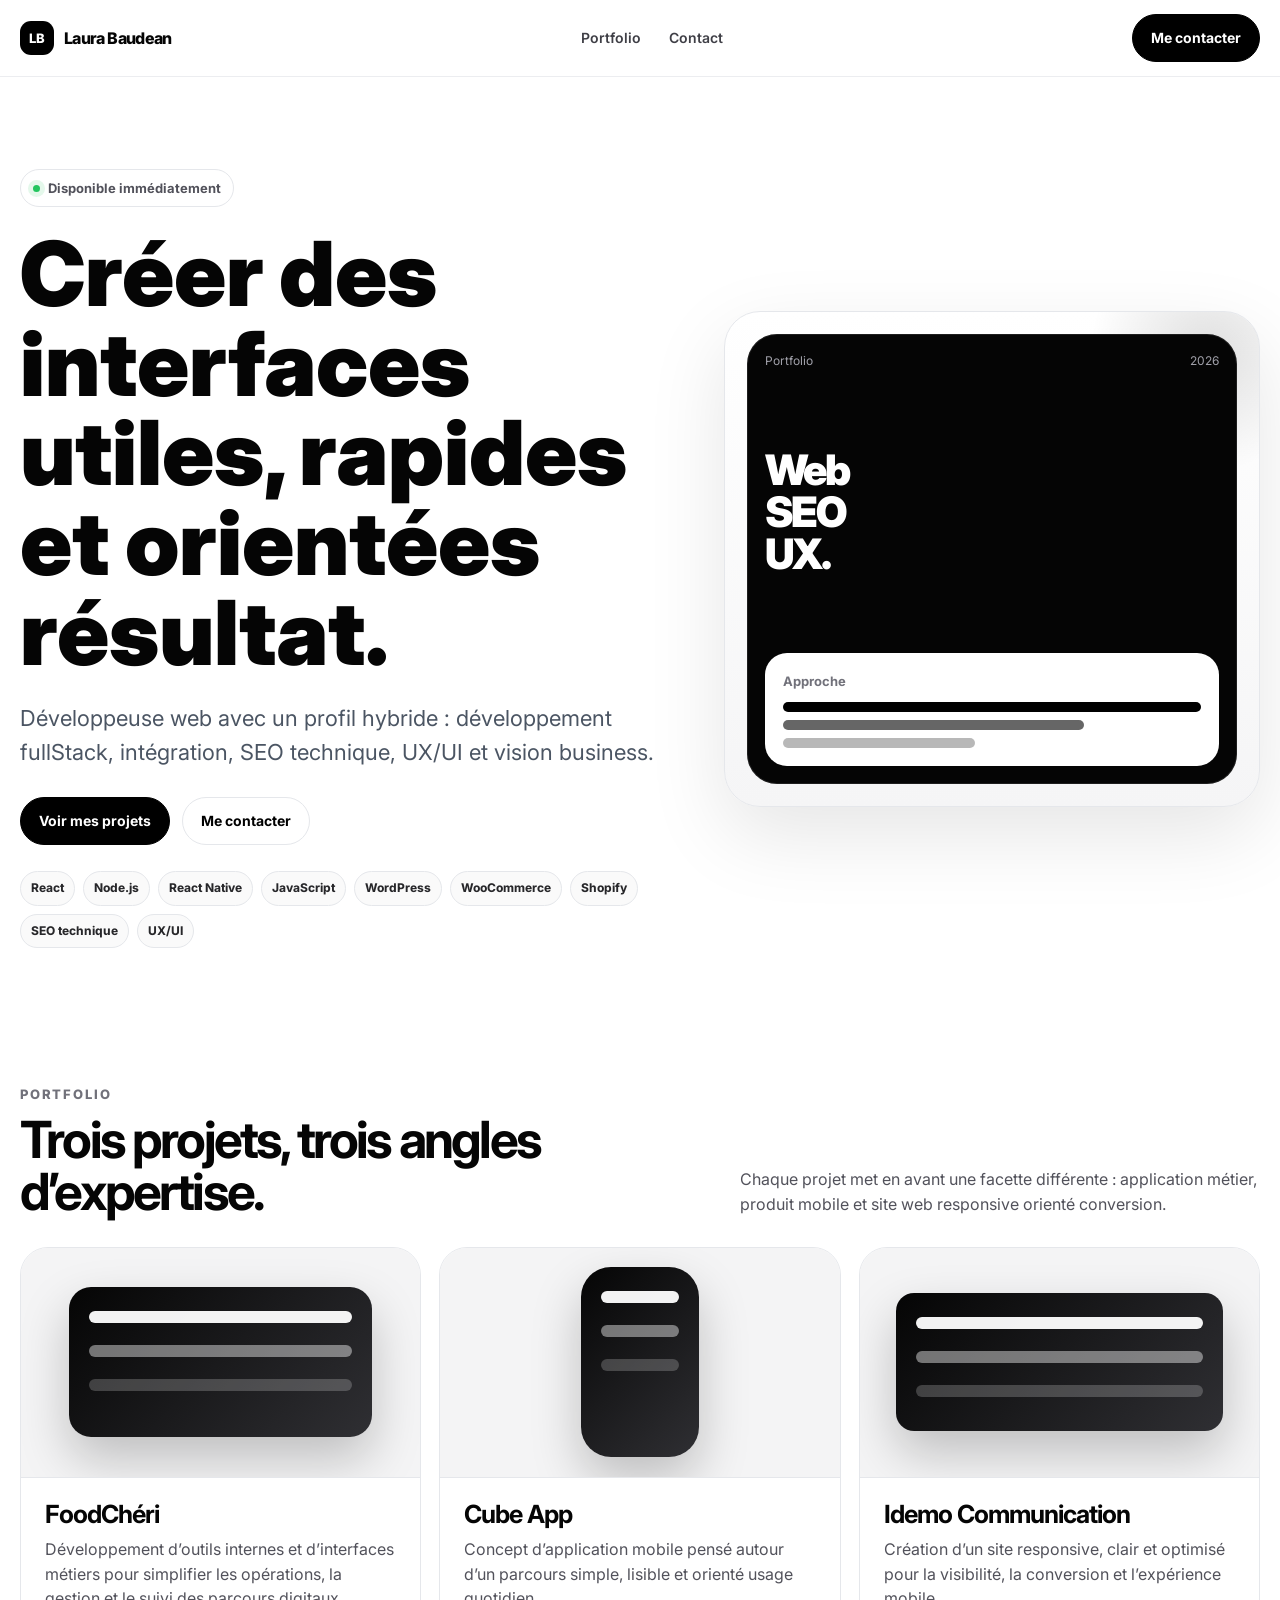
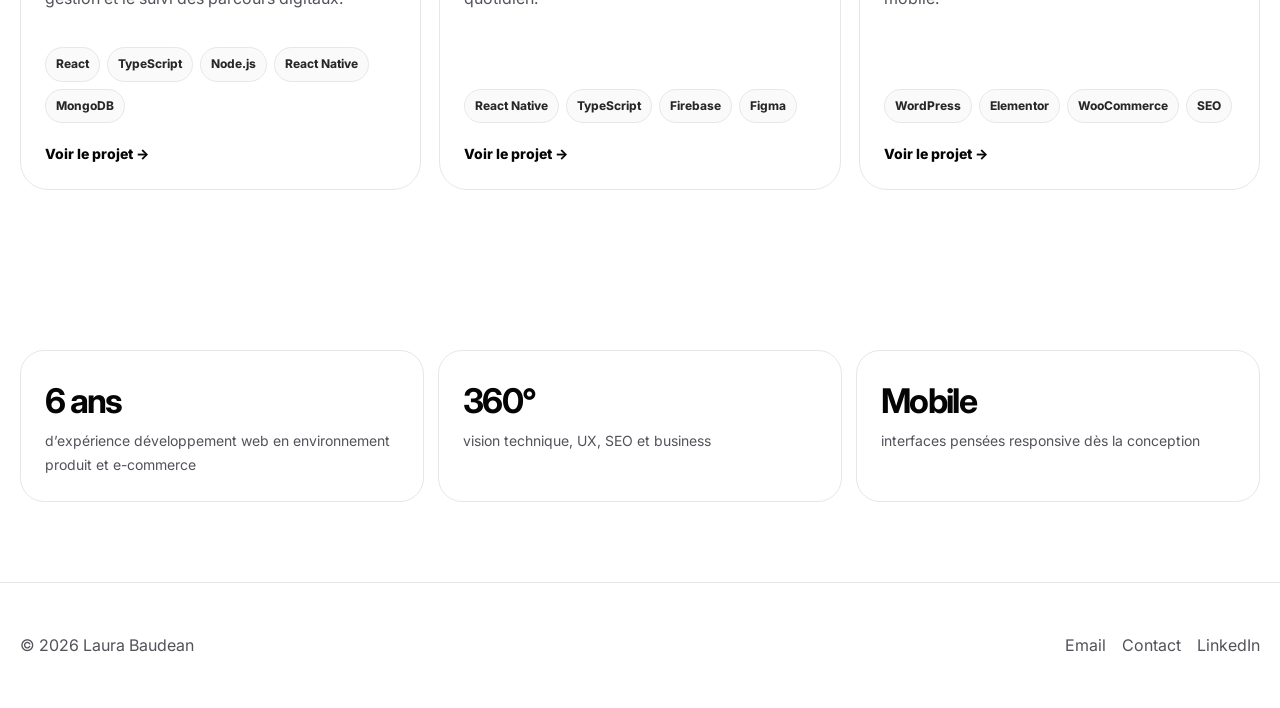
<file: index.html>
<!DOCTYPE html>
<html lang="fr">
<head>
<meta charset="UTF-8">
<meta name="viewport" content="width=device-width, initial-scale=1.0">
<meta name="theme-color" content="#ffffff">
<link rel="preconnect" href="https://fonts.googleapis.com">
<link rel="preconnect" href="https://fonts.gstatic.com" crossorigin>
<link href="https://fonts.googleapis.com/css2?family=Inter:wght@300;400;500;600;700;800;900&display=swap" rel="stylesheet">
<link rel="icon" href="assets/favicon.svg" type="image/svg+xml">
<link rel="stylesheet" href="assets/style.css">
<title>Laura Baudean | Portfolio développeuse web, SEO & UX/UI</title>
<meta name="description" content="Portfolio de Laura Baudean : développement web, React, Node.js, React Native, WordPress, SEO technique et UX/UI.">
<meta property="og:title" content="Laura Baudean | Portfolio">
<meta property="og:description" content="Développeuse web avec une approche hybride technique, SEO et UX/UI.">
<meta property="og:type" content="website">
<script type="application/ld+json">{"@context":"https://schema.org","@type":"Person","name":"Laura Baudean","jobTitle":"Développeuse Web, SEO & UX/UI","email":"mailto:baudean.laura@gmail.com","address":{"@type":"PostalAddress","addressLocality":"Toulouse","addressCountry":"FR"},"knowsAbout":["React","Node.js", "React Native", "WordPress","SEO technique","UX/UI","JavaScript"]}</script>
</head>
<body>
<a class="skip-link" href="#main">Aller au contenu</a>
<header class="site-header">
  <div class="container nav">
    <a class="logo" href="index.html" aria-label="Accueil Laura Baudean"><span class="logo-mark">LB</span><span>Laura Baudean</span></a>
    <nav class="desktop-menu" aria-label="Navigation principale"><a href="index.html#portfolio">Portfolio</a><a href="contact.html">Contact</a></nav>
    <div class="nav-actions"><a class="btn" href="contact.html">Me contacter</a></div>
    <button class="menu-toggle" type="button" aria-label="Ouvrir le menu" aria-expanded="false"><span></span><span></span></button>
  </div>
  <nav class="mobile-menu" aria-label="Navigation mobile"><a href="index.html#portfolio">Portfolio</a><a href="contact.html">Contact</a><a href="contact.html">Me contacter</a></nav>
</header>
<main id="main">
<section class="hero"><div class="container hero-grid"><div><div class="eyebrow"><span class="dot"></span>Disponible immédiatement</div><h1>Créer des interfaces utiles, rapides et orientées résultat.</h1><p class="lead">Développeuse web avec un profil hybride : développement fullStack, intégration, SEO technique, UX/UI et vision business.</p><div class="hero-actions"><a class="btn" href="#portfolio">Voir mes projets</a><a class="btn secondary" href="contact.html">Me contacter</a></div><div class="stack-line" aria-label="Technologies principales"><span class="tag">React</span><span class="tag">Node.js</span><span class="tag">React Native</span><span class="tag">JavaScript</span><span class="tag">WordPress</span><span class="tag">WooCommerce</span><span class="tag">Shopify</span><span class="tag">SEO technique</span><span class="tag">UX/UI</span></div></div><div class="hero-card fade-up" aria-hidden="true"><div class="device"><div class="device-top"><span>Portfolio</span><span>2026</span></div><div class="device-title">Web<br>SEO<br>UX.</div><div class="device-panel"><strong>Approche</strong><div class="device-bars"><span></span><span></span><span></span></div></div></div></div></div></section>
<section id="portfolio" class="section"><div class="container"><div class="section-head"><div><p class="section-kicker">Portfolio</p><h2>Trois projets, trois angles d’expertise.</h2></div><p class="section-desc">Chaque projet met en avant une facette différente : application métier, produit mobile et site web responsive orienté conversion.</p></div><div class="projects-grid">
<a class="project-card fade-up" href="projects/foodcheri.html"><div class="project-visual"><div class="mockup"></div></div><div class="project-body"><h3>FoodChéri</h3><p>Développement d’outils internes et d’interfaces métiers pour simplifier les opérations, la gestion et le suivi des parcours digitaux.</p><div class="project-tags"><span class="tag">React</span><span class="tag">TypeScript</span><span class="tag">Node.js</span><span class="tag">React Native</span><span class="tag">MongoDB</span></div><span class="card-link">Voir le projet →</span></div></a>
<a class="project-card fade-up" href="projects/cube-app.html"><div class="project-visual"><div class="mockup mobile"></div></div><div class="project-body"><h3>Cube App</h3><p>Concept d’application mobile pensé autour d’un parcours simple, lisible et orienté usage quotidien.</p><div class="project-tags"><span class="tag">React Native</span><span class="tag">TypeScript</span><span class="tag">Firebase</span><span class="tag">Figma</span></div><span class="card-link">Voir le projet →</span></div></a>
<a class="project-card fade-up" href="projects/site-mobile-friendly.html"><div class="project-visual"><div class="mockup desktop"></div></div><div class="project-body"><h3>Idemo Communication</h3><p>Création d’un site responsive, clair et optimisé pour la visibilité, la conversion et l’expérience mobile.</p><div class="project-tags"><span class="tag">WordPress</span><span class="tag">Elementor</span><span class="tag">WooCommerce</span><span class="tag">SEO</span></div><span class="card-link">Voir le projet →</span></div></a>
</div></div></section>
<section class="section"><div class="container"><div class="metrics fade-up"><div class="metric"><strong>6 ans</strong><span>d’expérience développement web en environnement produit et e-commerce</span></div><div class="metric"><strong>360°</strong><span>vision technique, UX, SEO et business</span></div><div class="metric"><strong>Mobile</strong><span>interfaces pensées responsive dès la conception</span></div></div></div></section>
</main><footer class="footer"><div class="container footer-inner"><p>© 2026 Laura Baudean</p><div class="footer-links"><a href="mailto:baudean.laura@gmail.com">Email</a><a href="contact.html">Contact</a><a href="https://www.linkedin.com/in/laurabaudean/" target="_blank" rel="noopener">LinkedIn</a></div></div></footer><script src="assets/script.js"></script>
</body></html>
</file>
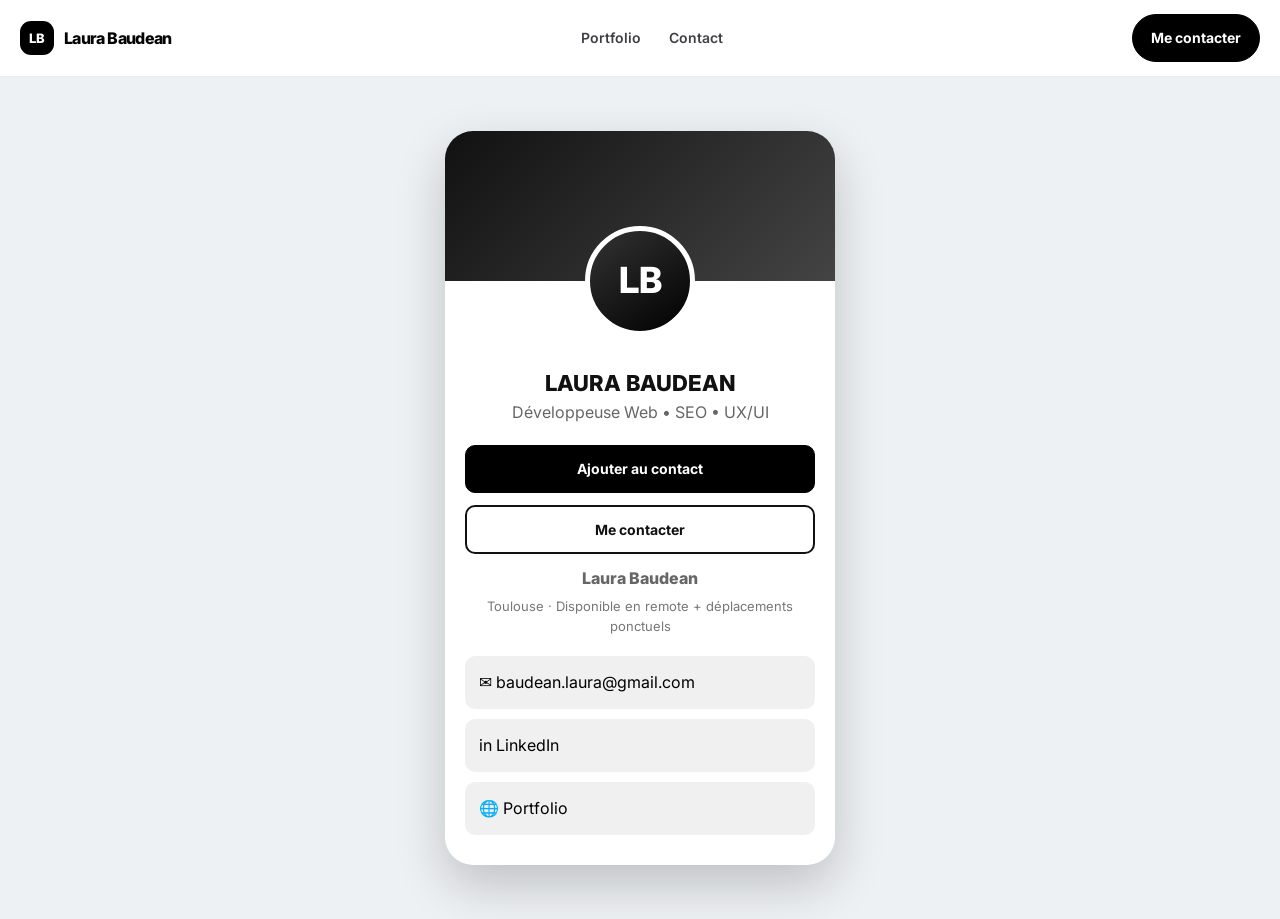
<file: contact.html>
<!DOCTYPE html>
<html lang="fr"><head><meta charset="UTF-8">
<meta name="viewport" content="width=device-width, initial-scale=1.0">
<meta name="theme-color" content="#ffffff">
<link rel="preconnect" href="https://fonts.googleapis.com">
<link rel="preconnect" href="https://fonts.gstatic.com" crossorigin>
<link href="https://fonts.googleapis.com/css2?family=Inter:wght@300;400;500;600;700;800;900&display=swap" rel="stylesheet">
<link rel="icon" href="assets/favicon.svg" type="image/svg+xml">
<link rel="stylesheet" href="assets/style.css"><title>Contact | Laura Baudean</title><meta name="description" content="Contacter Laura Baudean : développement web, SEO, UX/UI, WordPress et React."><meta property="og:title" content="Contact | Laura Baudean"><meta property="og:description" content="Carte de contact digitale de Laura Baudean."><meta property="og:type" content="profile"></head><body><a class="skip-link" href="#main">Aller au contenu</a>
<header class="site-header">
  <div class="container nav">
    <a class="logo" href="index.html" aria-label="Accueil Laura Baudean"><span class="logo-mark">LB</span><span>Laura Baudean</span></a>
    <nav class="desktop-menu" aria-label="Navigation principale"><a href="index.html#portfolio">Portfolio</a><a href="contact.html">Contact</a></nav>
    <div class="nav-actions"><a class="btn" href="contact.html">Me contacter</a></div>
    <button class="menu-toggle" type="button" aria-label="Ouvrir le menu" aria-expanded="false"><span></span><span></span></button>
  </div>
  <nav class="mobile-menu" aria-label="Navigation mobile"><a href="index.html#portfolio">Portfolio</a><a href="contact.html">Contact</a><a href="contact.html">Me contacter</a></nav>
</header><main id="main" class="contact-page"><section class="phone" aria-label="Carte de contact digitale"><div class="phone-header"></div><div class="avatar">LB</div><div class="phone-content"><h1 class="phone-title">LAURA BAUDEAN</h1><div class="job">Développeuse Web • SEO • UX/UI</div><a class="btn" href="contact.vcf">Ajouter au contact</a><a class="btn btn-rdv" href="mailto:baudean.laura@gmail.com?subject=Demande%20de%20contact%20portfolio">Me contacter</a><div class="company">Laura Baudean</div><div class="siren">Toulouse · Disponible en remote + déplacements ponctuels</div><a class="link" href="mailto:baudean.laura@gmail.com">✉️ baudean.laura@gmail.com</a><a class="link" href="https://www.linkedin.com/in/laurabaudean/" target="_blank" rel="noopener">in LinkedIn</a><a class="link" href="index.html">🌐 Portfolio</a></div></section></main><script src="assets/script.js"></script></body></html>
</file>
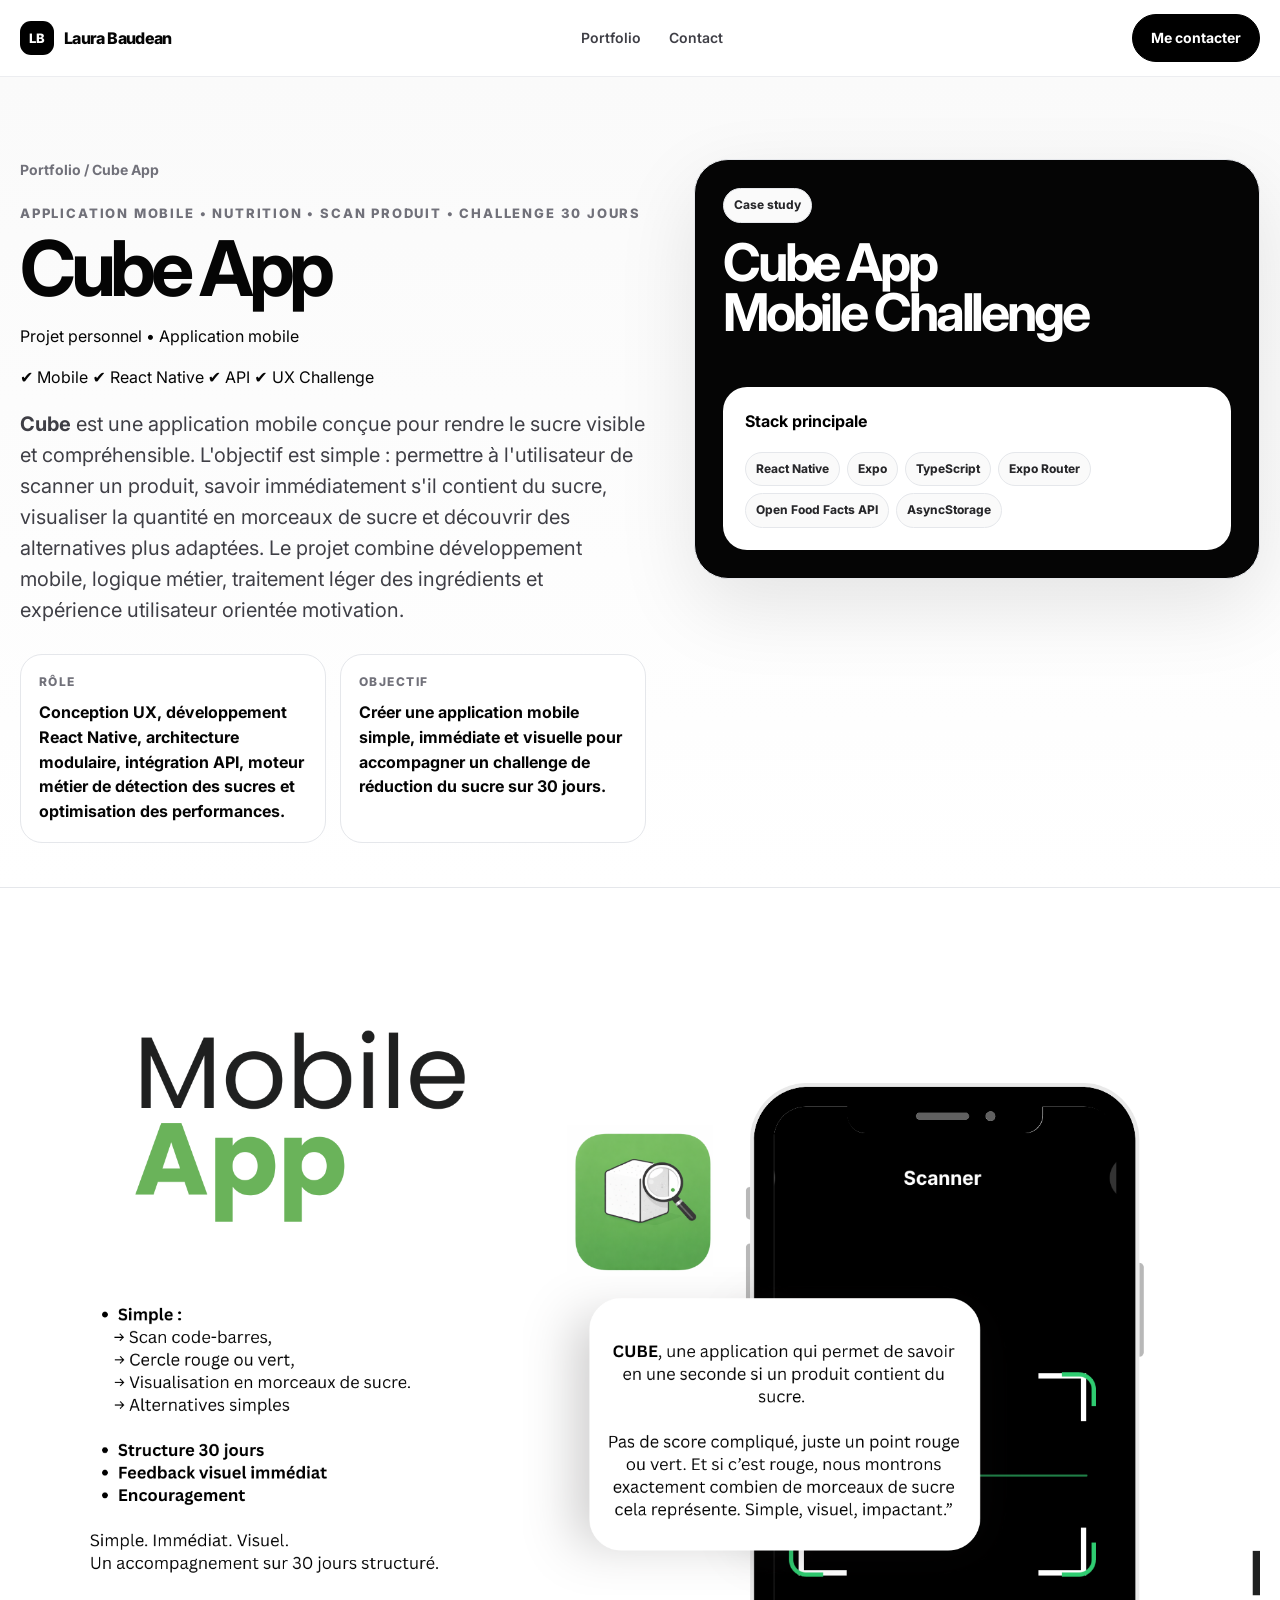
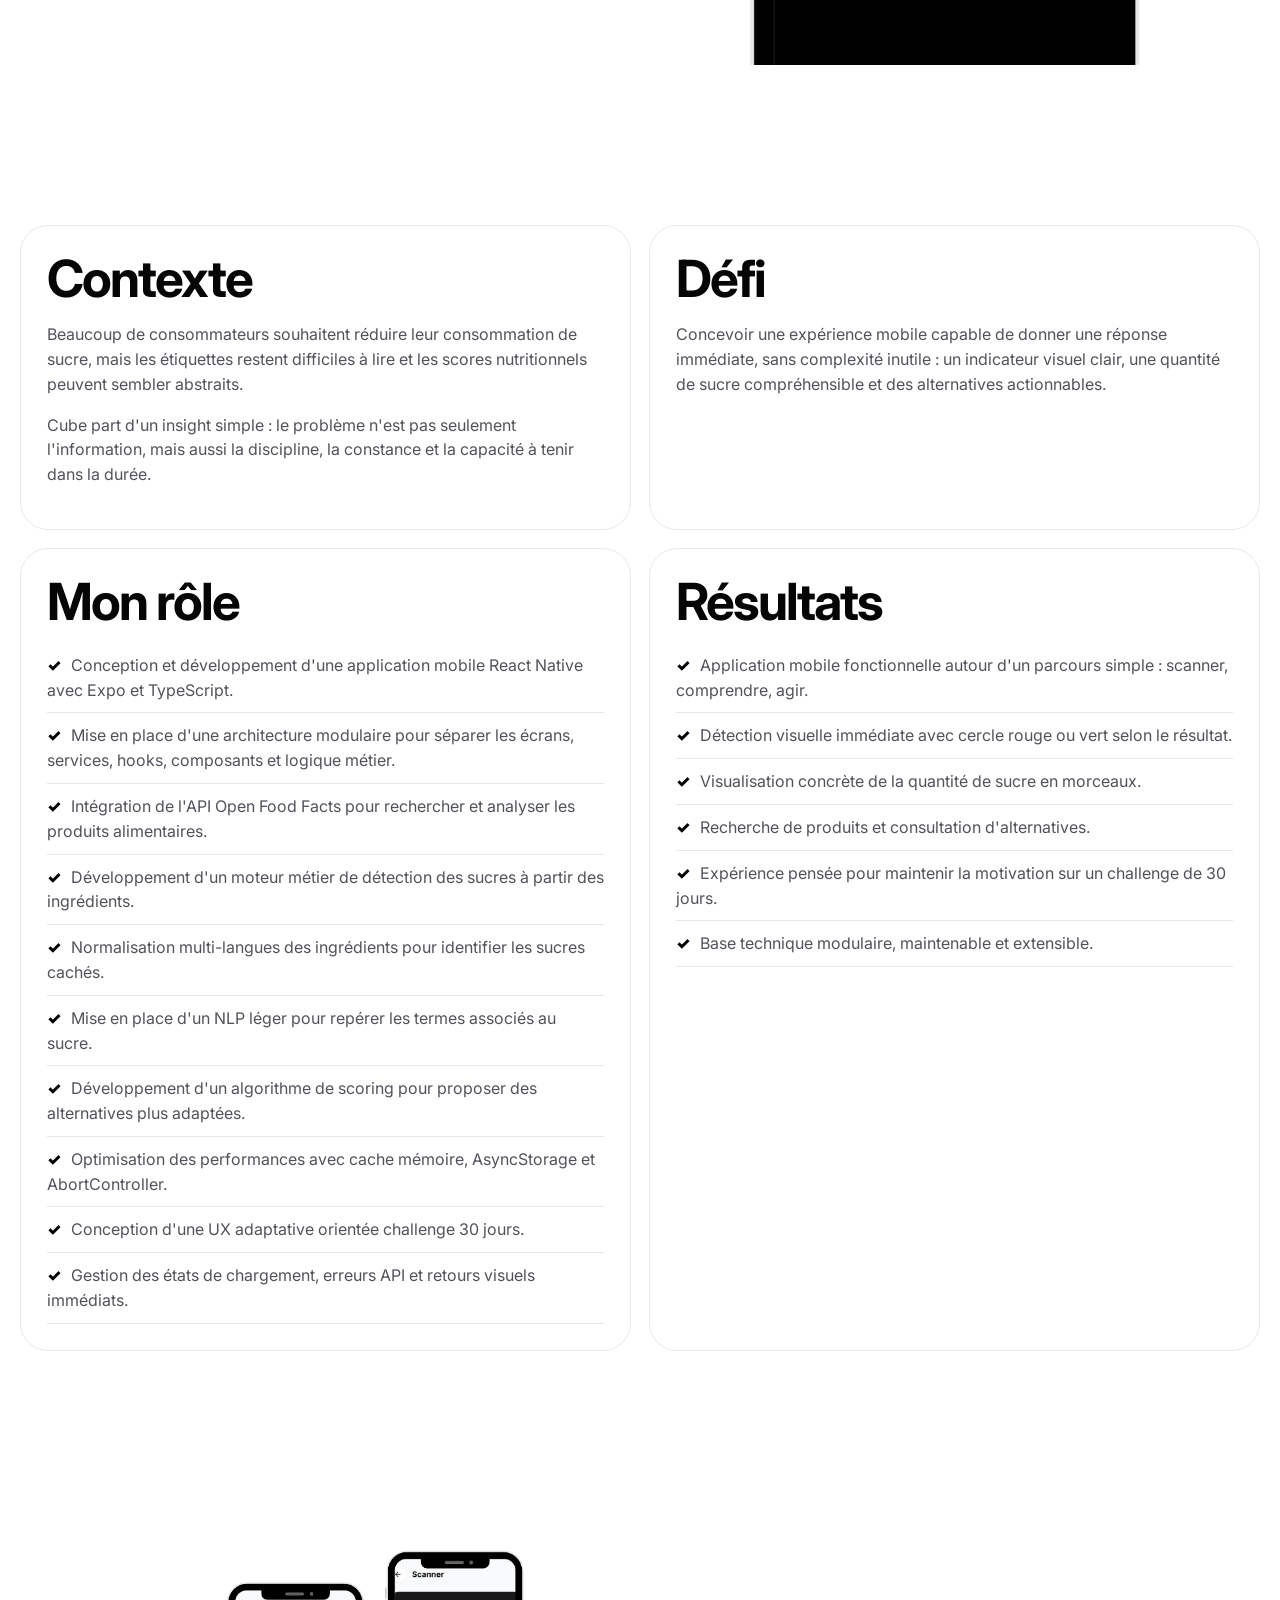
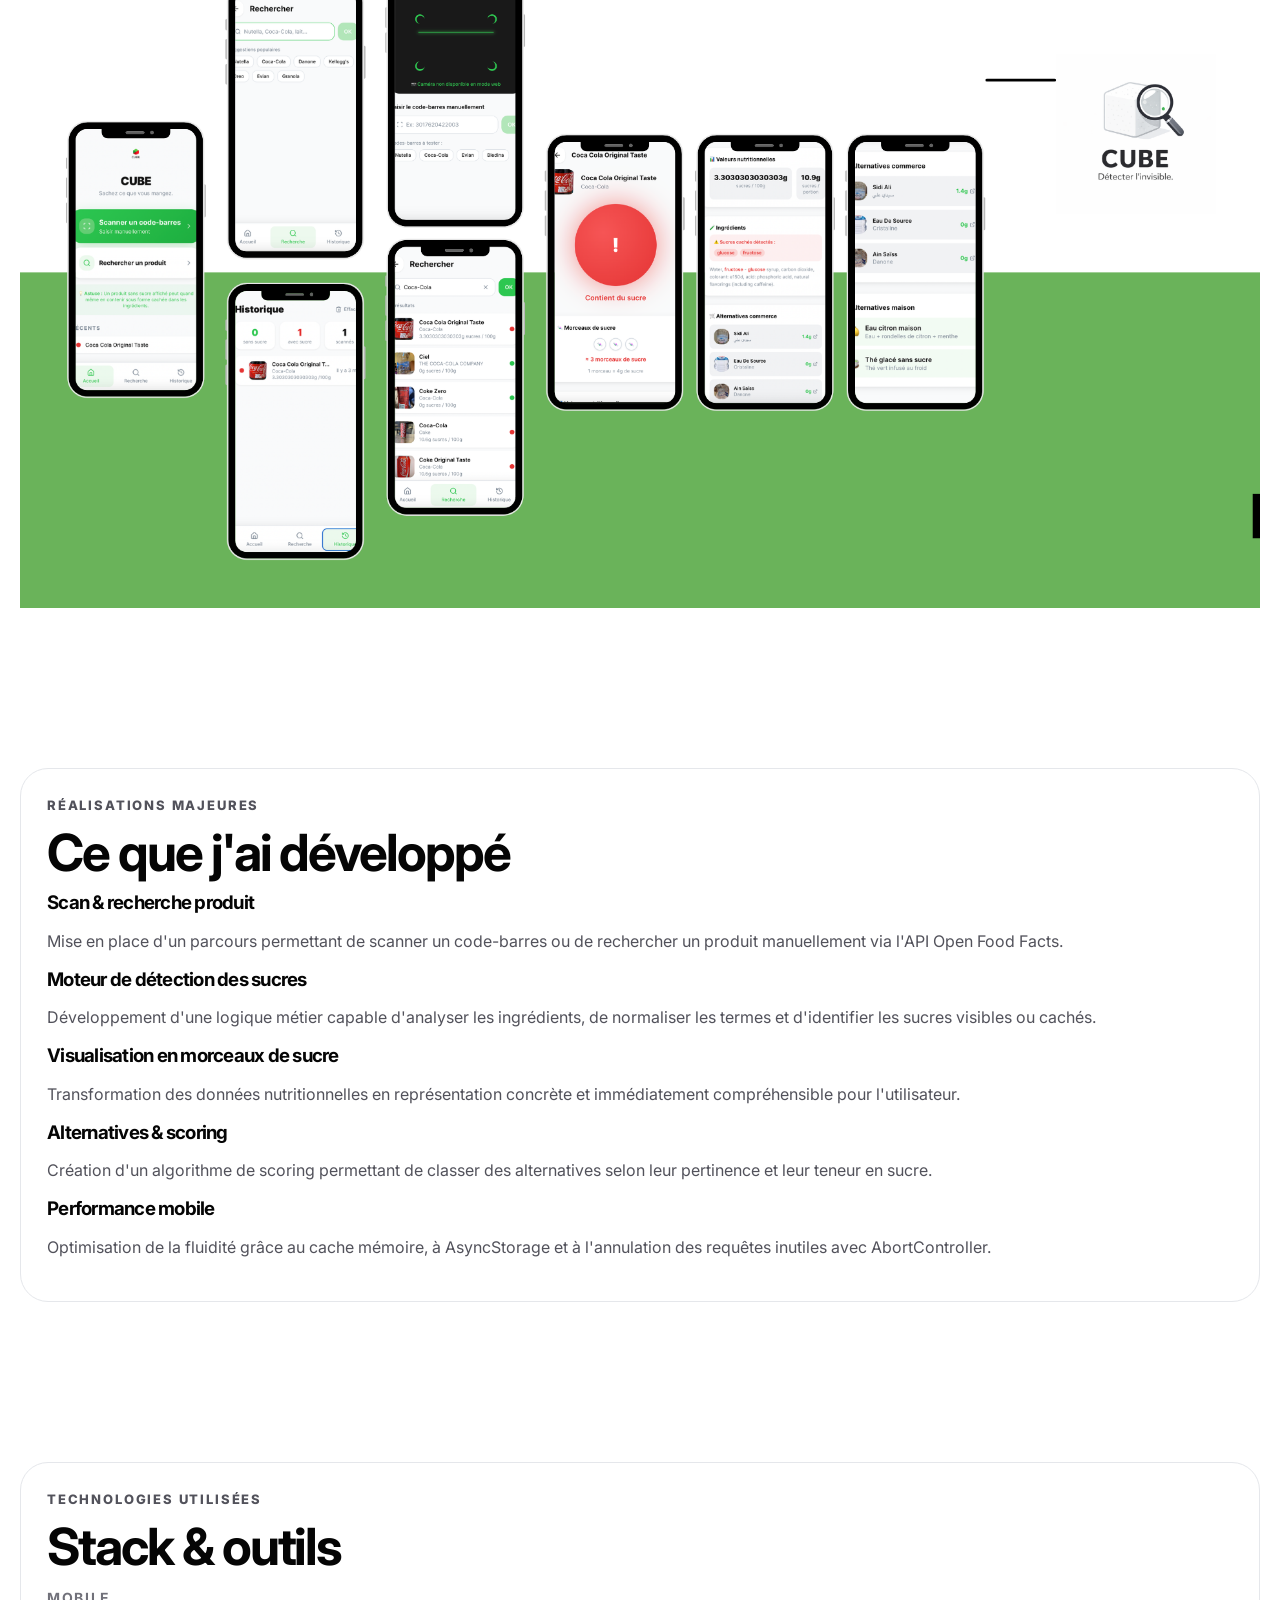
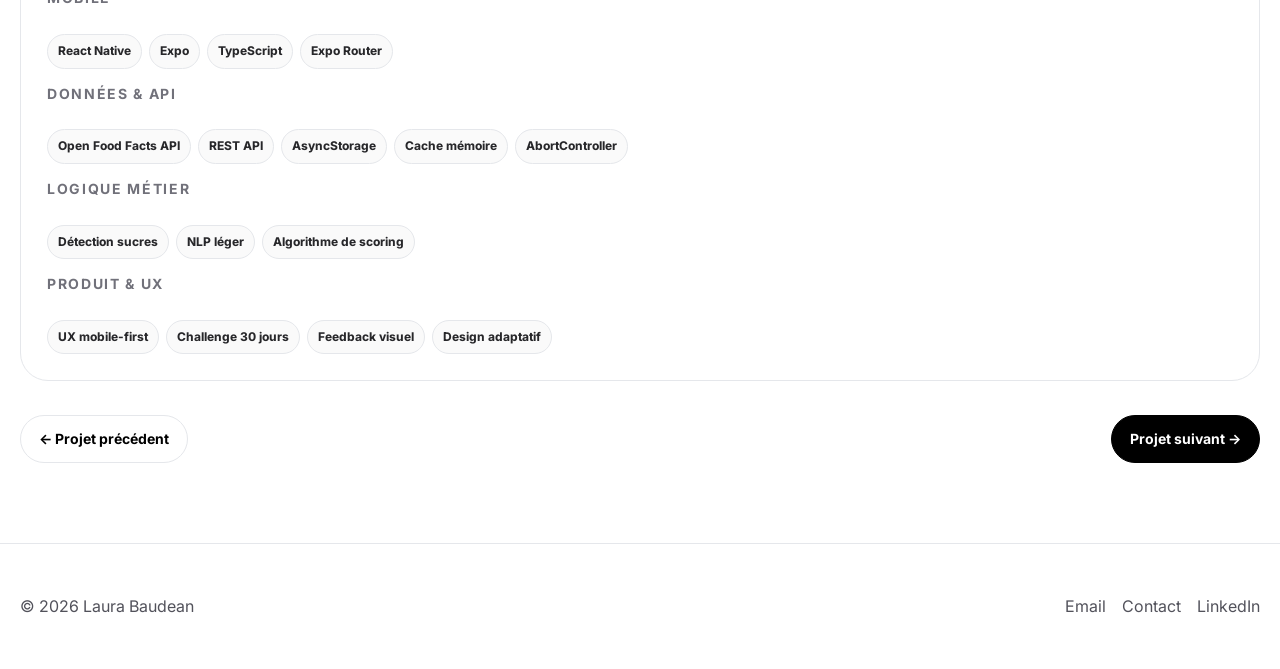
<file: projects/cube-app.html>
<!DOCTYPE html>
<html lang="fr">
<head>
    <meta charset="UTF-8">
    <meta name="viewport" content="width=device-width, initial-scale=1.0">
    <meta name="theme-color" content="#ffffff">

    <title>Cube App | Projet portfolio Laura Baudean</title>
    <meta name="description" content="Projet Cube App : application mobile React Native permettant de détecter rapidement la présence de sucre dans les produits alimentaires.">

    <meta property="og:title" content="Cube App | Portfolio Laura Baudean">
    <meta property="og:description" content="Conception et développement d'une application mobile React Native avec intégration Open Food Facts, moteur de détection des sucres et UX orientée challenge.">
    <meta property="og:type" content="article">

    <link rel="preconnect" href="https://fonts.googleapis.com">
    <link rel="preconnect" href="https://fonts.gstatic.com" crossorigin>
    <link href="https://fonts.googleapis.com/css2?family=Inter:wght@300;400;500;600;700;800;900&display=swap" rel="stylesheet">

    <link rel="icon" href="../assets/favicon.svg" type="image/svg+xml">
    <link rel="stylesheet" href="../assets/style.css">
</head>

<body>

<a class="skip-link" href="#main">Aller au contenu</a>

<header class="site-header">
    <div class="container nav">
        <a class="logo" href="../index.html" aria-label="Accueil Laura Baudean">
            <span class="logo-mark">LB</span>
            <span>Laura Baudean</span>
        </a>

        <nav class="desktop-menu" aria-label="Navigation principale">
            <a href="../index.html#portfolio">Portfolio</a>
            <a href="../contact.html">Contact</a>
        </nav>

        <div class="nav-actions">
            <a class="btn" href="../contact.html">Me contacter</a>
        </div>

        <button class="menu-toggle" type="button" aria-label="Ouvrir le menu" aria-expanded="false">
            <span></span>
            <span></span>
        </button>
    </div>

    <nav class="mobile-menu" aria-label="Navigation mobile">
        <a href="../index.html#portfolio">Portfolio</a>
        <a href="../contact.html">Contact</a>
        <a href="../contact.html">Me contacter</a>
    </nav>
</header>

<main id="main">

    <section class="page-hero">
        <div class="container project-layout">

            <div>
                <div class="breadcrumb">
                    <a href="../index.html#portfolio">Portfolio</a> / Cube App
                </div>

                <p class="section-kicker">
                    Application mobile • Nutrition • Scan produit • Challenge 30 jours
                </p>

                <h1>Cube App</h1>

                <p class="project-date">
                    Projet personnel • Application mobile
                </p>

                <div class="project-badges">
                    <span>✔ Mobile</span>
                    <span>✔ React Native</span>
                    <span>✔ API</span>
                    <span>✔ UX Challenge</span>
                </div>

                <p class="project-intro">
                    <strong>Cube</strong> est une application mobile conçue pour rendre le sucre visible et compréhensible.
                    L'objectif est simple : permettre à l'utilisateur de scanner un produit, savoir immédiatement s'il contient du sucre, visualiser la quantité en morceaux de sucre et découvrir des alternatives plus adaptées.
                    Le projet combine développement mobile, logique métier, traitement léger des ingrédients et expérience utilisateur orientée motivation.
                </p>

                <div class="info-grid">
                    <div class="info-card">
                        <span>Rôle</span>
                        <strong>
                            Conception UX, développement React Native, architecture modulaire, intégration API, moteur métier de détection des sucres et optimisation des performances.
                        </strong>
                    </div>

                    <div class="info-card">
                        <span>Objectif</span>
                        <strong>
                            Créer une application mobile simple, immédiate et visuelle pour accompagner un challenge de réduction du sucre sur 30 jours.
                        </strong>
                    </div>
                </div>
            </div>

            <div class="showcase fade-up">
                <div>
                    <span class="tag">Case study</span>
                </div>

                <h2>
                    Cube App<br>
                    Mobile Challenge
                </h2>

                <div class="showcase-card">
                    <strong>Stack principale</strong>

                    <div class="project-tags">
                        <span class="tag">React Native</span>
                        <span class="tag">Expo</span>
                        <span class="tag">TypeScript</span>
                        <span class="tag">Expo Router</span>
                        <span class="tag">Open Food Facts API</span>
                        <span class="tag">AsyncStorage</span>
                    </div>
                </div>
            </div>

        </div>
    </section>

    <section class="section project-image">
        <div class="container">
            <img
                src="../assets/cube-hero.png"
                alt="Aperçu de l'application mobile Cube"
                loading="lazy">
        </div>
    </section>

    <section class="section">
        <div class="container content-grid">

            <article class="panel fade-up">
                <h2>Contexte</h2>
                <p>
                    Beaucoup de consommateurs souhaitent réduire leur consommation de sucre, mais les étiquettes restent difficiles à lire et les scores nutritionnels peuvent sembler abstraits.
                </p>
                <p>
                    Cube part d'un insight simple : le problème n'est pas seulement l'information, mais aussi la discipline, la constance et la capacité à tenir dans la durée.
                </p>
            </article>

            <article class="panel fade-up">
                <h2>Défi</h2>
                <p>
                    Concevoir une expérience mobile capable de donner une réponse immédiate, sans complexité inutile : un indicateur visuel clair, une quantité de sucre compréhensible et des alternatives actionnables.
                </p>
            </article>

            <article class="panel fade-up">
                <h2>Mon rôle</h2>

                <ul class="check-list">
                    <li>Conception et développement d'une application mobile React Native avec Expo et TypeScript.</li>
                    <li>Mise en place d'une architecture modulaire pour séparer les écrans, services, hooks, composants et logique métier.</li>
                    <li>Intégration de l'API Open Food Facts pour rechercher et analyser les produits alimentaires.</li>
                    <li>Développement d'un moteur métier de détection des sucres à partir des ingrédients.</li>
                    <li>Normalisation multi-langues des ingrédients pour identifier les sucres cachés.</li>
                    <li>Mise en place d'un NLP léger pour repérer les termes associés au sucre.</li>
                    <li>Développement d'un algorithme de scoring pour proposer des alternatives plus adaptées.</li>
                    <li>Optimisation des performances avec cache mémoire, AsyncStorage et AbortController.</li>
                    <li>Conception d'une UX adaptative orientée challenge 30 jours.</li>
                    <li>Gestion des états de chargement, erreurs API et retours visuels immédiats.</li>
                </ul>
            </article>

            <article class="panel fade-up">
                <h2>Résultats</h2>

                <ul class="check-list">
                    <li>Application mobile fonctionnelle autour d'un parcours simple : scanner, comprendre, agir.</li>
                    <li>Détection visuelle immédiate avec cercle rouge ou vert selon le résultat.</li>
                    <li>Visualisation concrète de la quantité de sucre en morceaux.</li>
                    <li>Recherche de produits et consultation d'alternatives.</li>
                    <li>Expérience pensée pour maintenir la motivation sur un challenge de 30 jours.</li>
                    <li>Base technique modulaire, maintenable et extensible.</li>
                </ul>
            </article>

        </div>
    </section>

    <section class="section project-image">
        <div class="container">
            <img
                src="../assets/cube-screens.png"
                alt="Écrans de l'application Cube"
                loading="lazy">
        </div>
    </section>

    <section class="section">
        <div class="container">

            <div class="panel fade-up">
                <p class="section-kicker">Réalisations majeures</p>

                <h2>Ce que j'ai développé</h2>

                <div class="timeline">
                    <div>
                        <h3>Scan & recherche produit</h3>
                        <p>
                            Mise en place d'un parcours permettant de scanner un code-barres ou de rechercher un produit manuellement via l'API Open Food Facts.
                        </p>
                    </div>

                    <div>
                        <h3>Moteur de détection des sucres</h3>
                        <p>
                            Développement d'une logique métier capable d'analyser les ingrédients, de normaliser les termes et d'identifier les sucres visibles ou cachés.
                        </p>
                    </div>

                    <div>
                        <h3>Visualisation en morceaux de sucre</h3>
                        <p>
                            Transformation des données nutritionnelles en représentation concrète et immédiatement compréhensible pour l'utilisateur.
                        </p>
                    </div>

                    <div>
                        <h3>Alternatives & scoring</h3>
                        <p>
                            Création d'un algorithme de scoring permettant de classer des alternatives selon leur pertinence et leur teneur en sucre.
                        </p>
                    </div>

                    <div>
                        <h3>Performance mobile</h3>
                        <p>
                            Optimisation de la fluidité grâce au cache mémoire, à AsyncStorage et à l'annulation des requêtes inutiles avec AbortController.
                        </p>
                    </div>
                </div>
            </div>

        </div>
    </section>

    <section class="section">
        <div class="container">

            <div class="panel fade-up">
                <p class="section-kicker">Technologies utilisées</p>

                <h2>Stack & outils</h2>

                <div class="tech-group">
                    <h3>Mobile</h3>
                    <div class="project-tags">
                        <span class="tag">React Native</span>
                        <span class="tag">Expo</span>
                        <span class="tag">TypeScript</span>
                        <span class="tag">Expo Router</span>
                    </div>
                </div>

                <div class="tech-group">
                    <h3>Données & API</h3>
                    <div class="project-tags">
                        <span class="tag">Open Food Facts API</span>
                        <span class="tag">REST API</span>
                        <span class="tag">AsyncStorage</span>
                        <span class="tag">Cache mémoire</span>
                        <span class="tag">AbortController</span>
                    </div>
                </div>

                <div class="tech-group">
                    <h3>Logique métier</h3>
                    <div class="project-tags">
                        <span class="tag">Détection sucres</span>
                        <span class="tag">NLP léger</span>
                        <span class="tag">Algorithme de scoring</span>
                    </div>
                </div>

                <div class="tech-group">
                    <h3>Produit & UX</h3>
                    <div class="project-tags">
                        <span class="tag">UX mobile-first</span>
                        <span class="tag">Challenge 30 jours</span>
                        <span class="tag">Feedback visuel</span>
                        <span class="tag">Design adaptatif</span>
                    </div>
                </div>
            </div>

            <div class="nav-projects">
                <a class="btn secondary" href="foodcheri.html">← Projet précédent</a>
                <a class="btn" href="site-mobile-friendly.html">Projet suivant →</a>
            </div>

        </div>
    </section>

</main>

<footer class="footer">
    <div class="container footer-inner">
        <p>
            © 2026 Laura Baudean
        </p>

        <div class="footer-links">
            <a href="mailto:baudean.laura@gmail.com">Email</a>
            <a href="../contact.html">Contact</a>
            <a href="https://www.linkedin.com/in/laurabaudean/" target="_blank" rel="noopener">LinkedIn</a>
        </div>
    </div>
</footer>

<script src="../assets/script.js"></script>

</body>
</html>
</file>
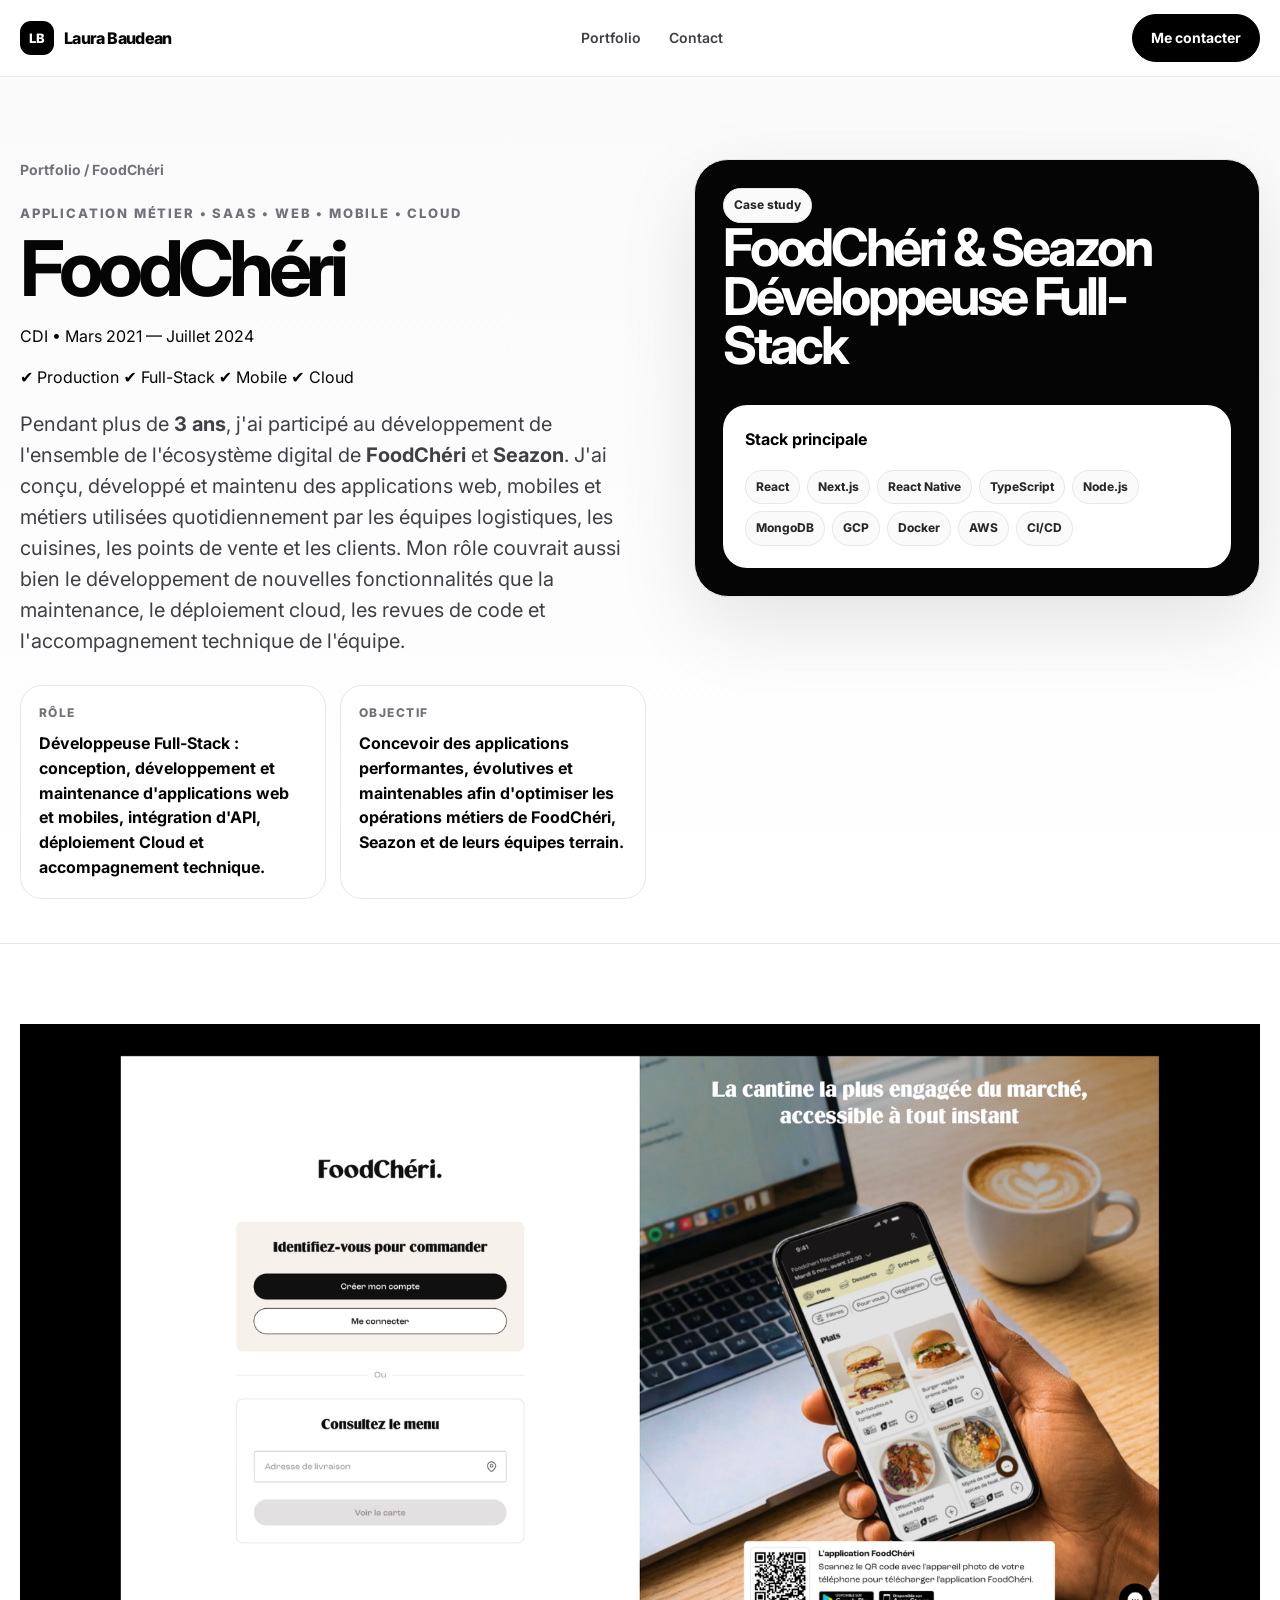
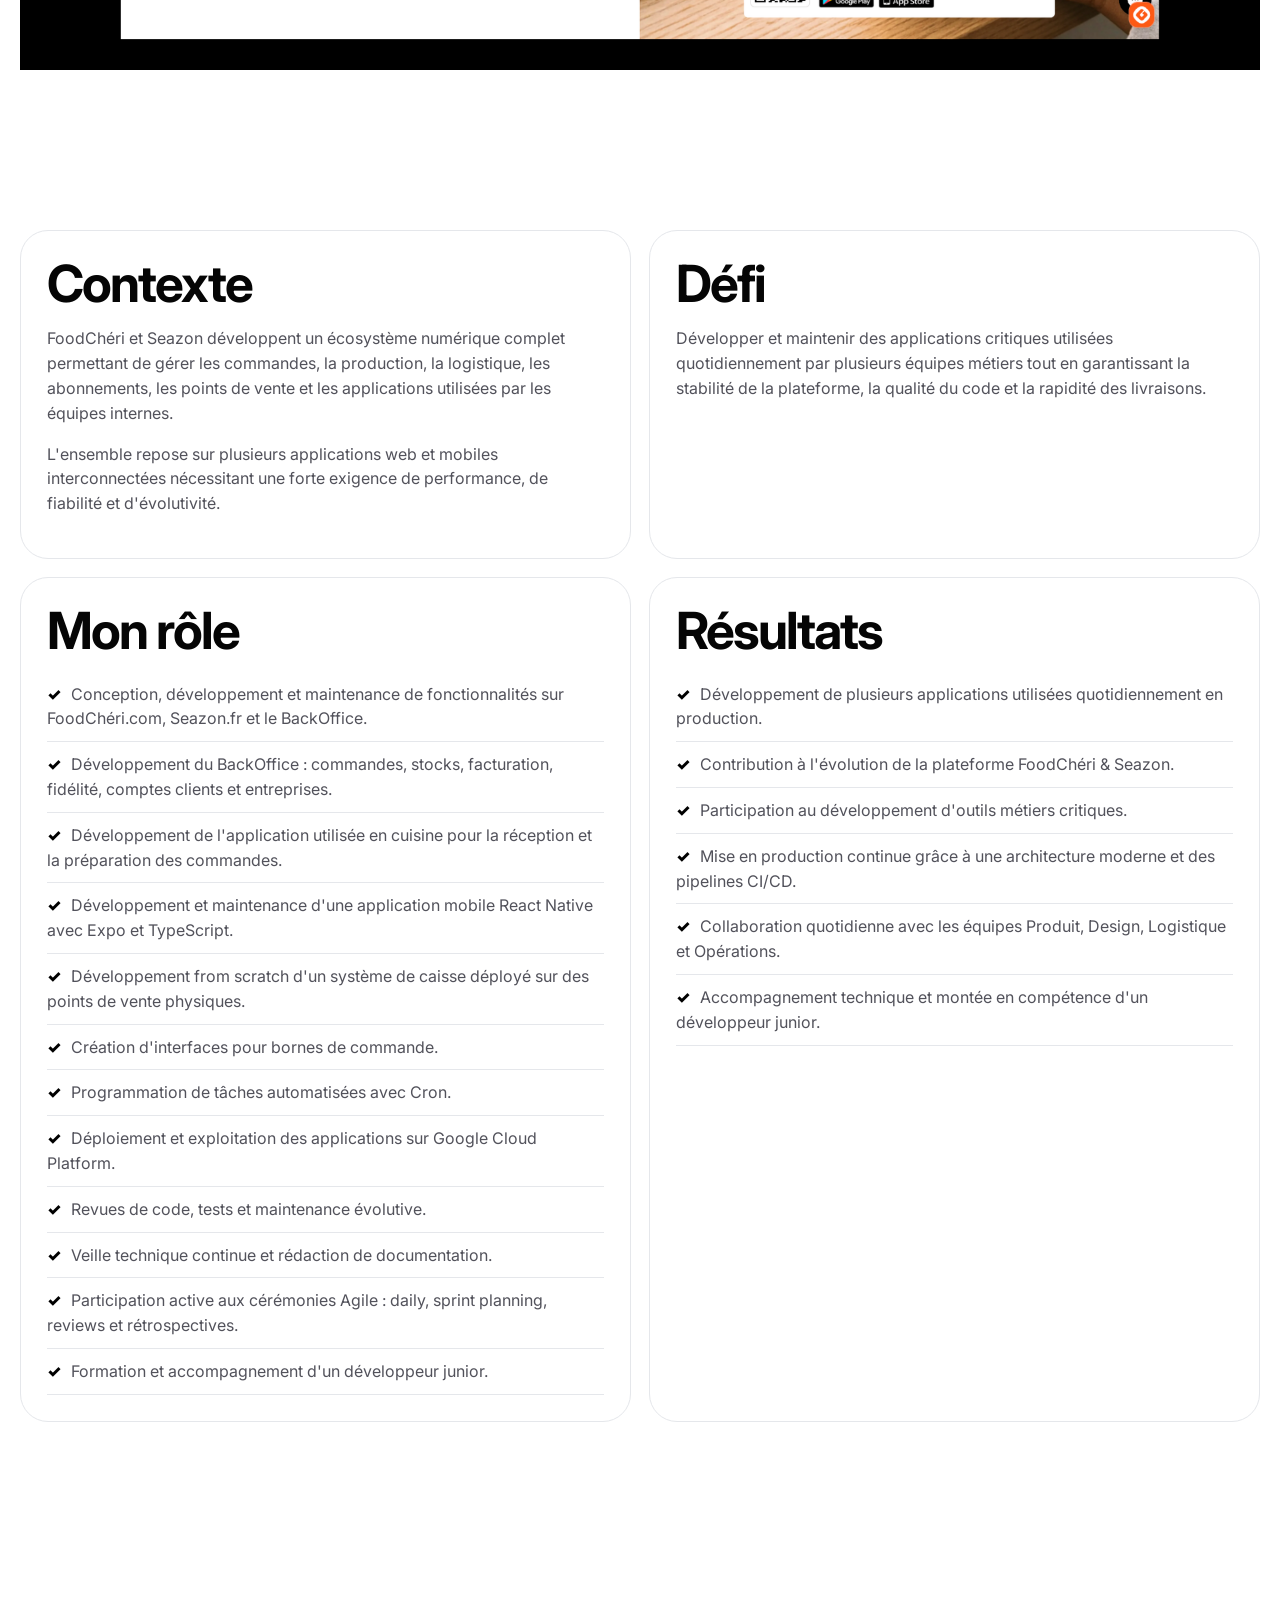
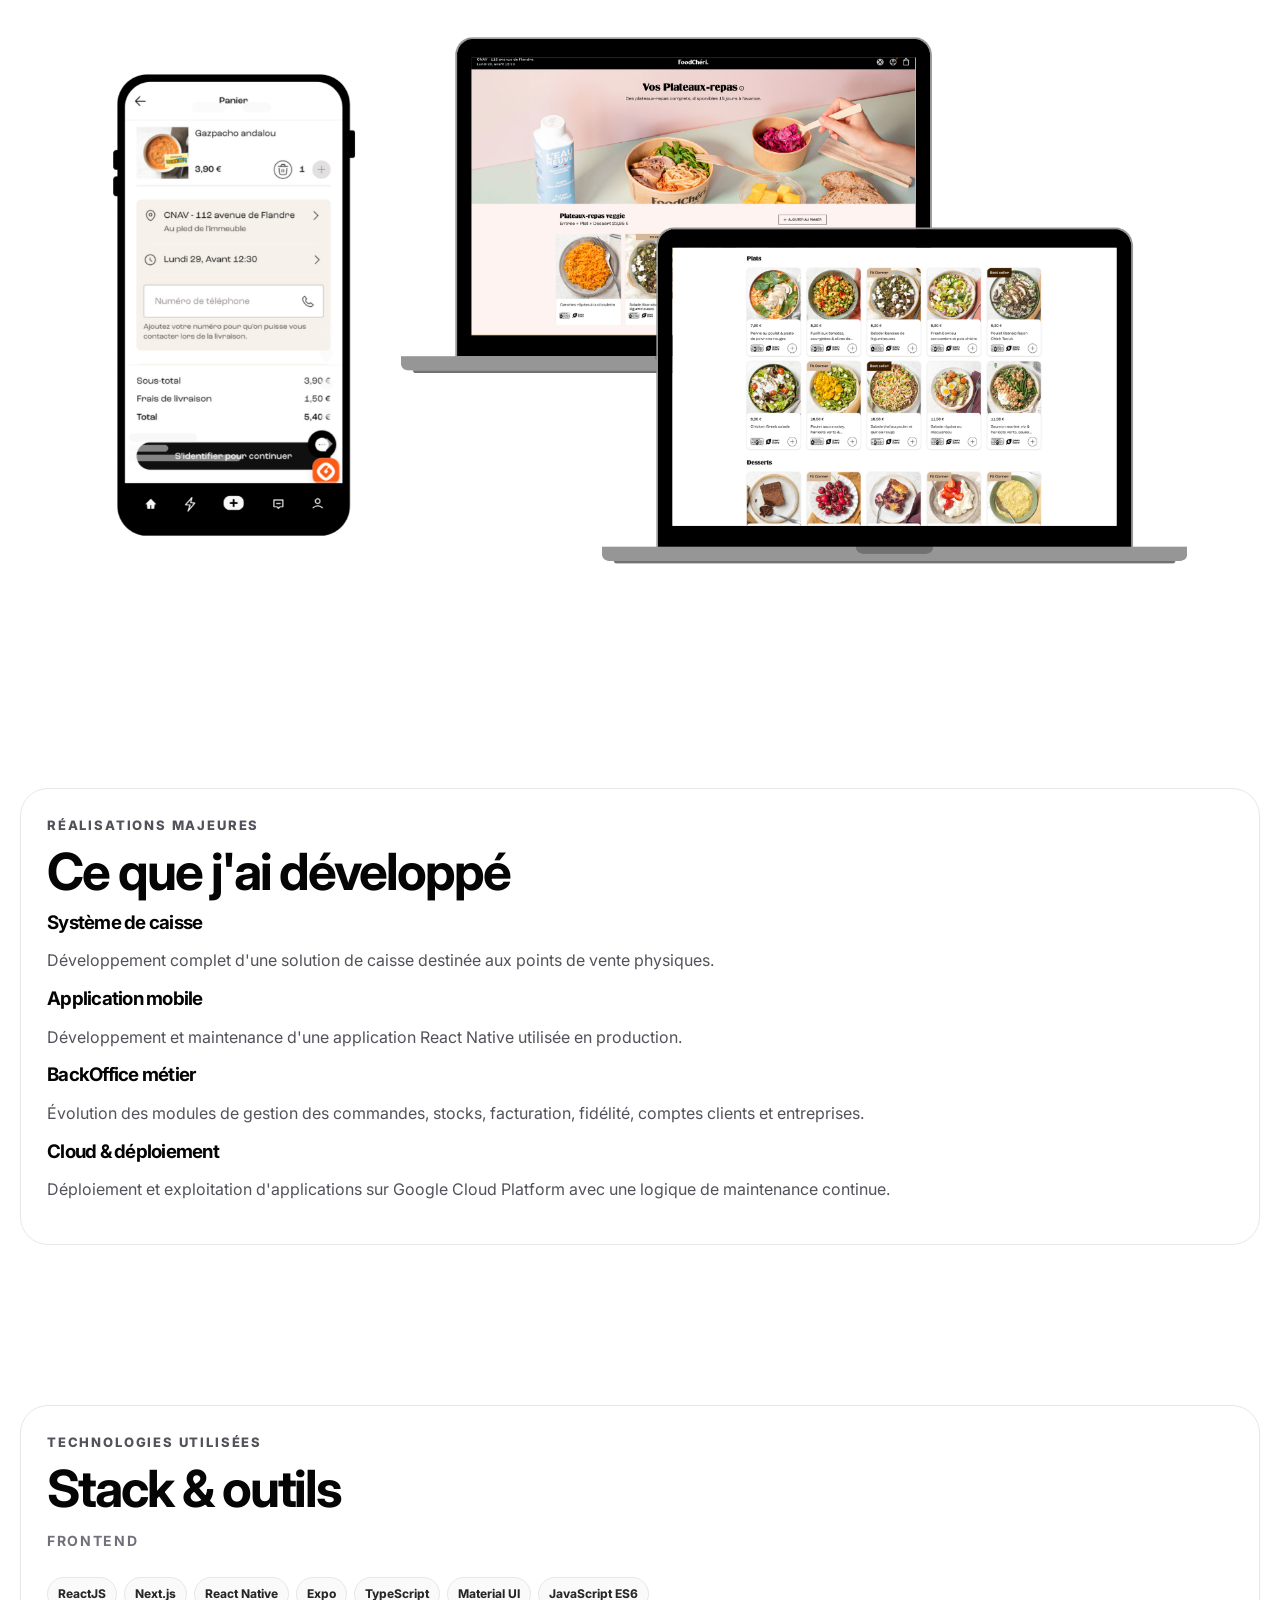
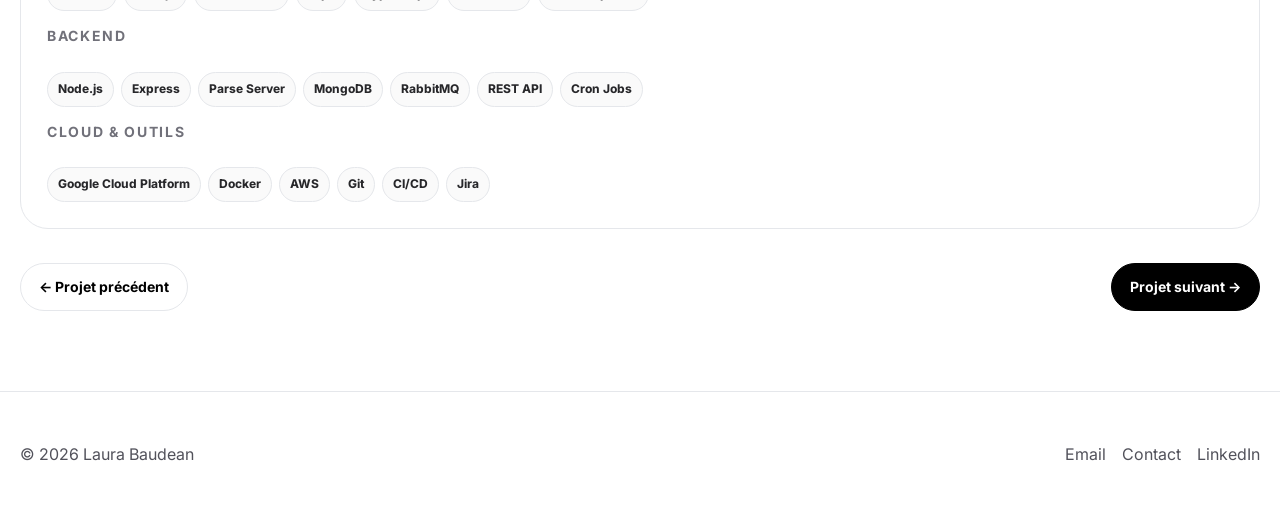
<file: projects/foodcheri.html>
<!DOCTYPE html>
<html lang="fr">
<head>
    <meta charset="UTF-8">
    <meta name="viewport" content="width=device-width, initial-scale=1.0">
    <meta name="theme-color" content="#ffffff">

    <title>FoodChéri | Projet portfolio Laura Baudean</title>
    <meta name="description" content="Projet FoodChéri & Seazon : développement full-stack, applications métier, mobile, cloud et outils internes.">

    <meta property="og:title" content="FoodChéri & Seazon | Portfolio Laura Baudean">
    <meta property="og:description" content="Développement full-stack d'applications web, mobiles et métiers utilisées en production chez FoodChéri et Seazon.">
    <meta property="og:type" content="article">

    <link rel="preconnect" href="https://fonts.googleapis.com">
    <link rel="preconnect" href="https://fonts.gstatic.com" crossorigin>
    <link href="https://fonts.googleapis.com/css2?family=Inter:wght@300;400;500;600;700;800;900&display=swap" rel="stylesheet">

    <link rel="icon" href="../assets/favicon.svg" type="image/svg+xml">
    <link rel="stylesheet" href="../assets/style.css">
</head>

<body>

<a class="skip-link" href="#main">Aller au contenu</a>

<header class="site-header">
    <div class="container nav">
        <a class="logo" href="../index.html" aria-label="Accueil Laura Baudean">
            <span class="logo-mark">LB</span>
            <span>Laura Baudean</span>
        </a>

        <nav class="desktop-menu" aria-label="Navigation principale">
            <a href="../index.html#portfolio">Portfolio</a>
            <a href="../contact.html">Contact</a>
        </nav>

        <div class="nav-actions">
            <a class="btn" href="../contact.html">Me contacter</a>
        </div>

        <button class="menu-toggle" type="button" aria-label="Ouvrir le menu" aria-expanded="false">
            <span></span>
            <span></span>
        </button>
    </div>

    <nav class="mobile-menu" aria-label="Navigation mobile">
        <a href="../index.html#portfolio">Portfolio</a>
        <a href="../contact.html">Contact</a>
        <a href="../contact.html">Me contacter</a>
    </nav>
</header>

<main id="main">

    <section class="page-hero">
        <div class="container project-layout">

            <div>
                <div class="breadcrumb">
                    <a href="../index.html#portfolio">Portfolio</a> / FoodChéri
                </div>

                <p class="section-kicker">
                    Application métier • SaaS • Web • Mobile • Cloud
                </p>

                <h1>FoodChéri</h1>

                <p class="project-date">
                    CDI • Mars 2021 — Juillet 2024
                </p>

                <div class="project-badges">
                    <span>✔ Production</span>
                    <span>✔ Full-Stack</span>
                    <span>✔ Mobile</span>
                    <span>✔ Cloud</span>
                </div>

                <p class="project-intro">
                    Pendant plus de <strong>3 ans</strong>, j'ai participé au développement de l'ensemble de l'écosystème digital de <strong>FoodChéri</strong> et <strong>Seazon</strong>.
                    J'ai conçu, développé et maintenu des applications web, mobiles et métiers utilisées quotidiennement par les équipes logistiques, les cuisines, les points de vente et les clients.
                    Mon rôle couvrait aussi bien le développement de nouvelles fonctionnalités que la maintenance, le déploiement cloud, les revues de code et l'accompagnement technique de l'équipe.
                </p>

                <div class="info-grid">
                    <div class="info-card">
                        <span>Rôle</span>
                        <strong>
                            Développeuse Full-Stack : conception, développement et maintenance d'applications web et mobiles, intégration d'API, déploiement Cloud et accompagnement technique.
                        </strong>
                    </div>

                    <div class="info-card">
                        <span>Objectif</span>
                        <strong>
                            Concevoir des applications performantes, évolutives et maintenables afin d'optimiser les opérations métiers de FoodChéri, Seazon et de leurs équipes terrain.
                        </strong>
                    </div>
                </div>
            </div>

            <div class="showcase fade-up">
                <div>
                    <span class="tag">Case study</span>
                </div>

                <h2>
                    FoodChéri & Seazon<br>
                    Développeuse Full-Stack
                </h2>

                <div class="showcase-card">
                    <strong>Stack principale</strong>

                    <div class="project-tags">
                        <span class="tag">React</span>
                        <span class="tag">Next.js</span>
                        <span class="tag">React Native</span>
                        <span class="tag">TypeScript</span>
                        <span class="tag">Node.js</span>
                        <span class="tag">MongoDB</span>
                        <span class="tag">GCP</span>
                        <span class="tag">Docker</span>
                        <span class="tag">AWS</span>
                        <span class="tag">CI/CD</span>
                    </div>
                </div>
            </div>

        </div>
    </section>

    <section class="section project-image">
        <div class="container">
            <img
                src="../assets/foodcheri-hero.png"
                alt="Aperçu du projet FoodChéri et Seazon"
                loading="lazy">
        </div>
    </section>

    <section class="section">
        <div class="container content-grid">

            <article class="panel fade-up">
                <h2>Contexte</h2>
                <p>
                    FoodChéri et Seazon développent un écosystème numérique complet permettant de gérer les commandes, la production, la logistique, les abonnements, les points de vente et les applications utilisées par les équipes internes.
                </p>
                <p>
                    L'ensemble repose sur plusieurs applications web et mobiles interconnectées nécessitant une forte exigence de performance, de fiabilité et d'évolutivité.
                </p>
            </article>

            <article class="panel fade-up">
                <h2>Défi</h2>
                <p>
                    Développer et maintenir des applications critiques utilisées quotidiennement par plusieurs équipes métiers tout en garantissant la stabilité de la plateforme, la qualité du code et la rapidité des livraisons.
                </p>
            </article>

            <article class="panel fade-up">
                <h2>Mon rôle</h2>

                <ul class="check-list">
                    <li>Conception, développement et maintenance de fonctionnalités sur FoodChéri.com, Seazon.fr et le BackOffice.</li>
                    <li>Développement du BackOffice : commandes, stocks, facturation, fidélité, comptes clients et entreprises.</li>
                    <li>Développement de l'application utilisée en cuisine pour la réception et la préparation des commandes.</li>
                    <li>Développement et maintenance d'une application mobile React Native avec Expo et TypeScript.</li>
                    <li>Développement from scratch d'un système de caisse déployé sur des points de vente physiques.</li>
                    <li>Création d'interfaces pour bornes de commande.</li>
                    <li>Programmation de tâches automatisées avec Cron.</li>
                    <li>Déploiement et exploitation des applications sur Google Cloud Platform.</li>
                    <li>Revues de code, tests et maintenance évolutive.</li>
                    <li>Veille technique continue et rédaction de documentation.</li>
                    <li>Participation active aux cérémonies Agile : daily, sprint planning, reviews et rétrospectives.</li>
                    <li>Formation et accompagnement d'un développeur junior.</li>
                </ul>
            </article>

            <article class="panel fade-up">
                <h2>Résultats</h2>

                <ul class="check-list">
                    <li>Développement de plusieurs applications utilisées quotidiennement en production.</li>
                    <li>Contribution à l'évolution de la plateforme FoodChéri & Seazon.</li>
                    <li>Participation au développement d'outils métiers critiques.</li>
                    <li>Mise en production continue grâce à une architecture moderne et des pipelines CI/CD.</li>
                    <li>Collaboration quotidienne avec les équipes Produit, Design, Logistique et Opérations.</li>
                    <li>Accompagnement technique et montée en compétence d'un développeur junior.</li>
                </ul>
            </article>

        </div>
    </section>

    <section class="section project-image">
        <div class="container">
            <img
                src="../assets/foodcheri-dashboard.png"
                alt="Interface métier FoodChéri"
                loading="lazy">
        </div>
    </section>

    <section class="section">
        <div class="container">

            <div class="panel fade-up">
                <p class="section-kicker">Réalisations majeures</p>

                <h2>Ce que j'ai développé</h2>

                <div class="timeline">
                    <div>
                        <h3>Système de caisse</h3>
                        <p>
                            Développement complet d'une solution de caisse destinée aux points de vente physiques.
                        </p>
                    </div>

                    <div>
                        <h3>Application mobile</h3>
                        <p>
                            Développement et maintenance d'une application React Native utilisée en production.
                        </p>
                    </div>

                    <div>
                        <h3>BackOffice métier</h3>
                        <p>
                            Évolution des modules de gestion des commandes, stocks, facturation, fidélité, comptes clients et entreprises.
                        </p>
                    </div>

                    <div>
                        <h3>Cloud & déploiement</h3>
                        <p>
                            Déploiement et exploitation d'applications sur Google Cloud Platform avec une logique de maintenance continue.
                        </p>
                    </div>
                </div>
            </div>

        </div>
    </section>

    <section class="section">
        <div class="container">

            <div class="panel fade-up">
                <p class="section-kicker">Technologies utilisées</p>

                <h2>Stack & outils</h2>

                <div class="tech-group">
                    <h3>Frontend</h3>
                    <div class="project-tags">
                        <span class="tag">ReactJS</span>
                        <span class="tag">Next.js</span>
                        <span class="tag">React Native</span>
                        <span class="tag">Expo</span>
                        <span class="tag">TypeScript</span>
                        <span class="tag">Material UI</span>
                        <span class="tag">JavaScript ES6</span>
                    </div>
                </div>

                <div class="tech-group">
                    <h3>Backend</h3>
                    <div class="project-tags">
                        <span class="tag">Node.js</span>
                        <span class="tag">Express</span>
                        <span class="tag">Parse Server</span>
                        <span class="tag">MongoDB</span>
                        <span class="tag">RabbitMQ</span>
                        <span class="tag">REST API</span>
                        <span class="tag">Cron Jobs</span>
                    </div>
                </div>

                <div class="tech-group">
                    <h3>Cloud & outils</h3>
                    <div class="project-tags">
                        <span class="tag">Google Cloud Platform</span>
                        <span class="tag">Docker</span>
                        <span class="tag">AWS</span>
                        <span class="tag">Git</span>
                        <span class="tag">CI/CD</span>
                        <span class="tag">Jira</span>
                    </div>
                </div>
            </div>

            <div class="nav-projects">
                <a class="btn secondary" href="../index.html#portfolio">← Projet précédent</a>
                <a class="btn" href="cube-app.html">Projet suivant →</a>
            </div>

        </div>
    </section>

</main>

<footer class="footer">
    <div class="container footer-inner">
        <p>
            © 2026 Laura Baudean
        </p>

        <div class="footer-links">
            <a href="mailto:baudean.laura@gmail.com">Email</a>
            <a href="../contact.html">Contact</a>
            <a href="https://www.linkedin.com/in/laurabaudean/" target="_blank" rel="noopener">LinkedIn</a>
        </div>
    </div>
</footer>

<script src="../assets/script.js"></script>

</body>
</html>
</file>
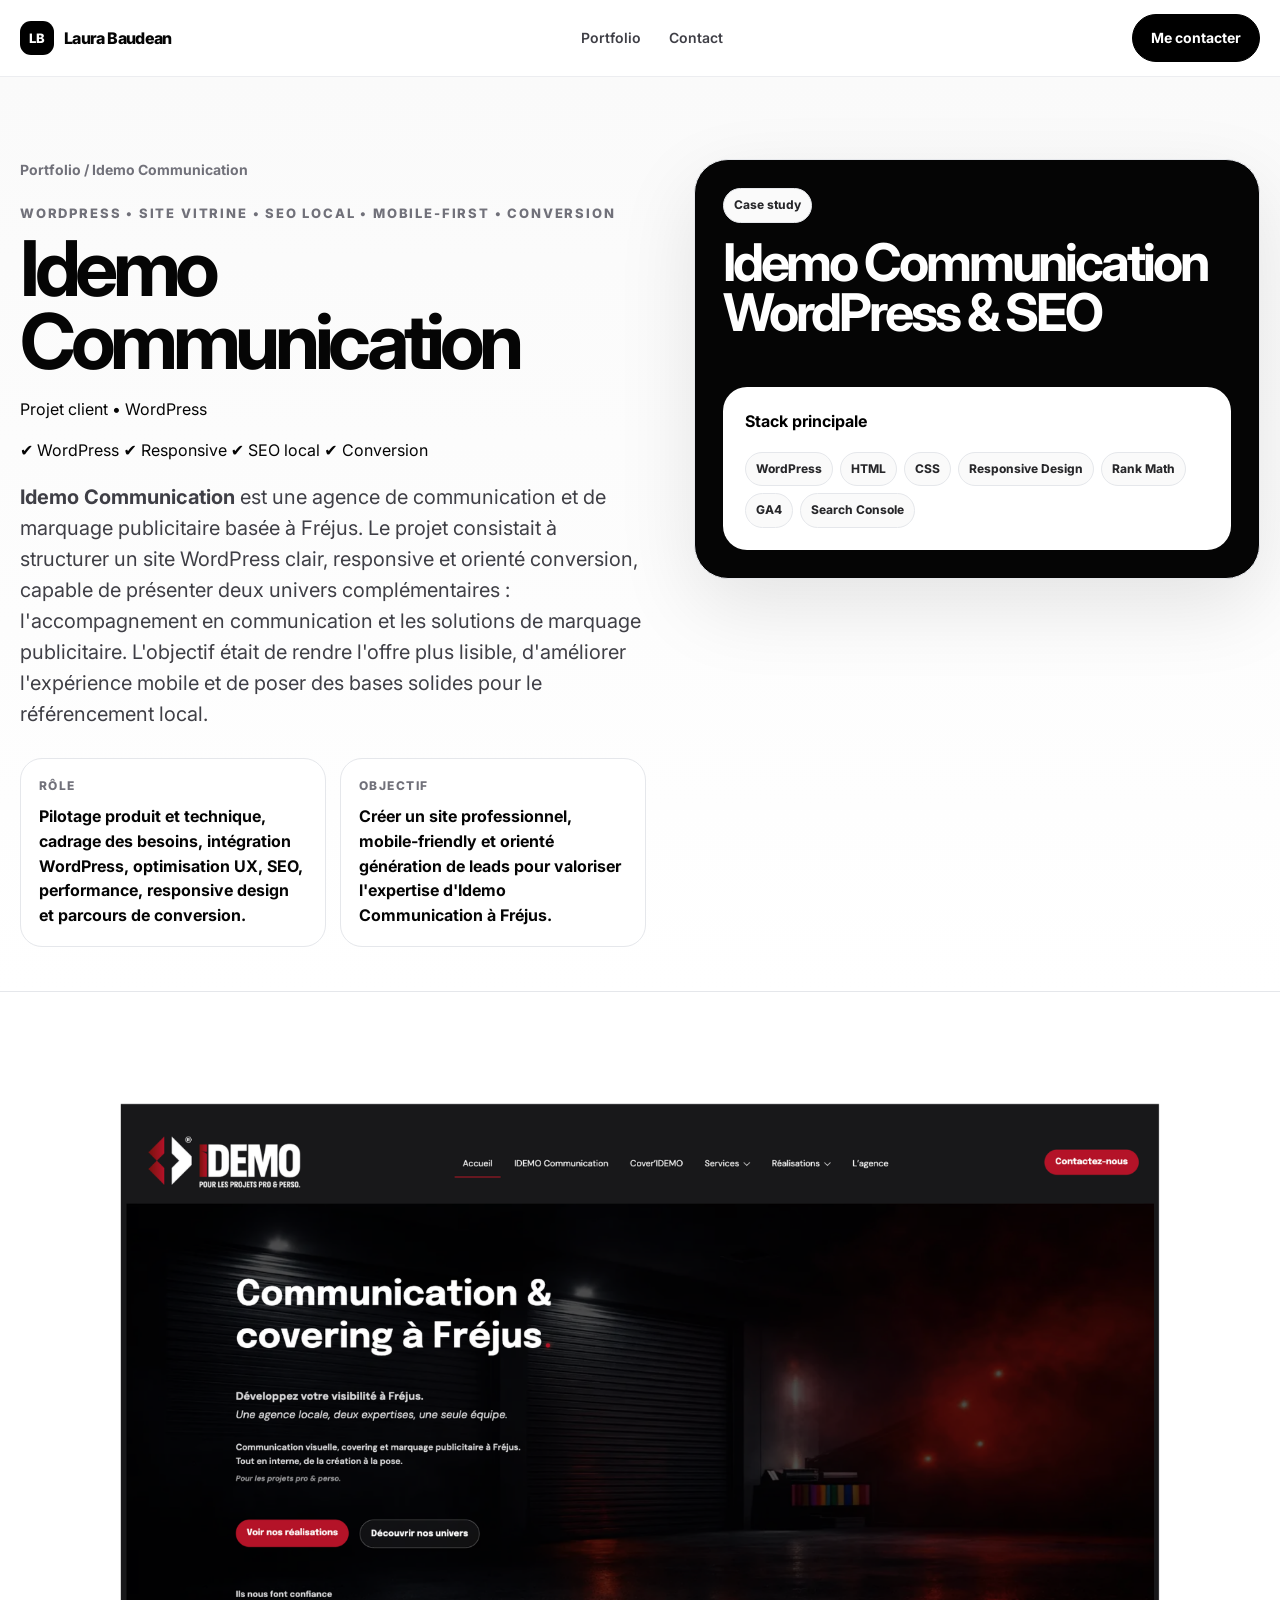
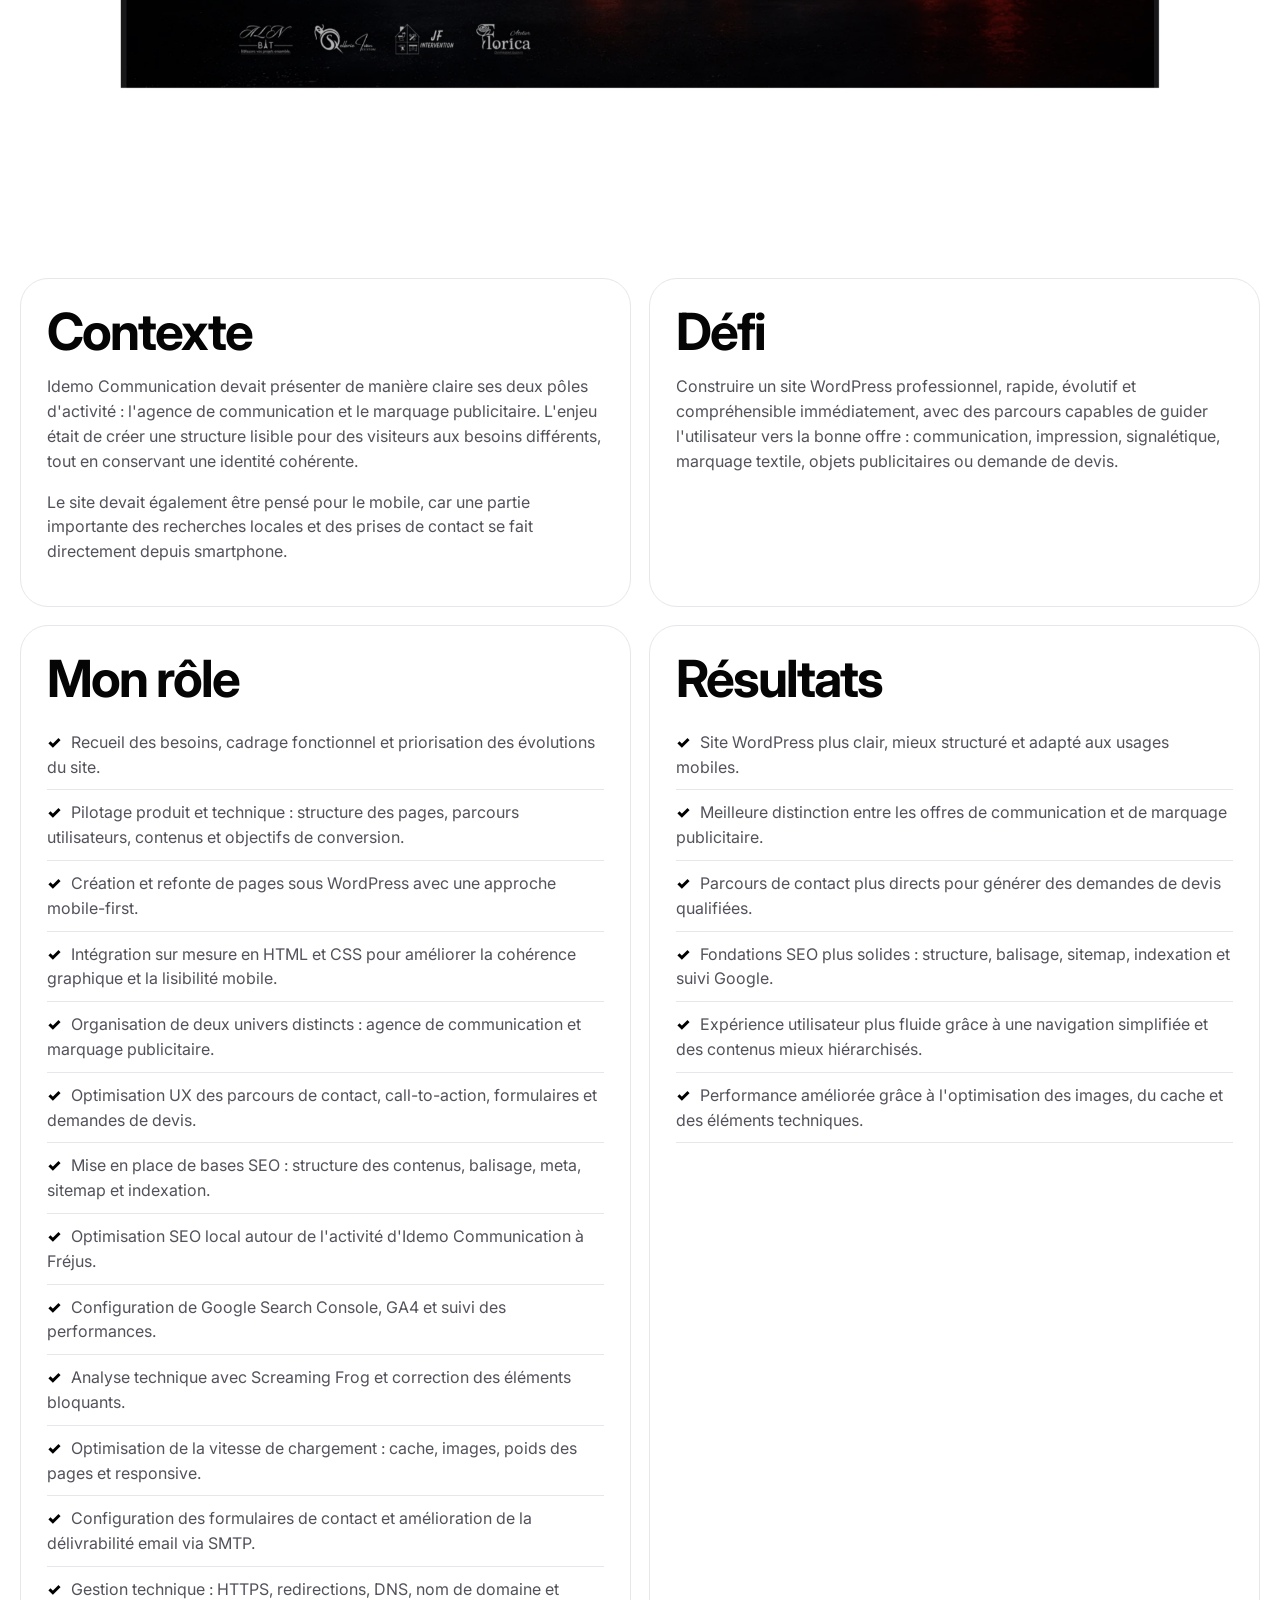
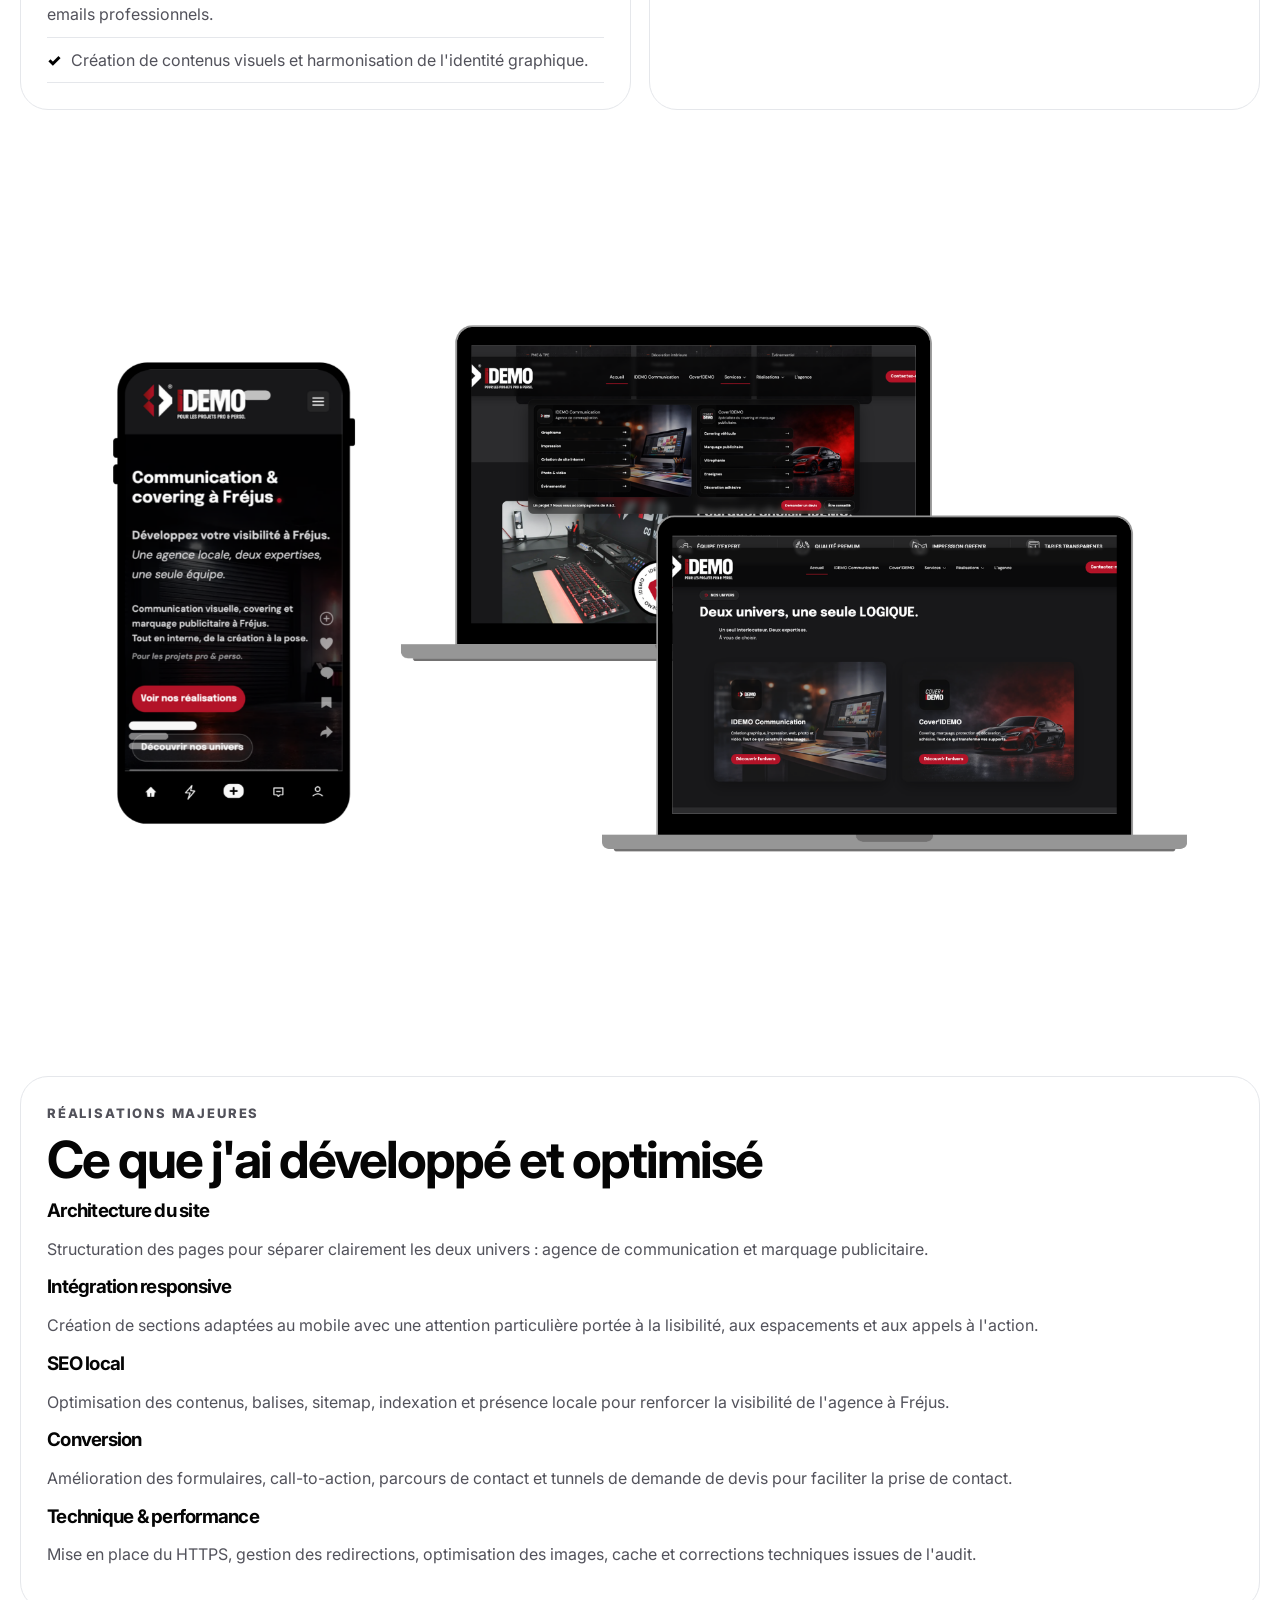
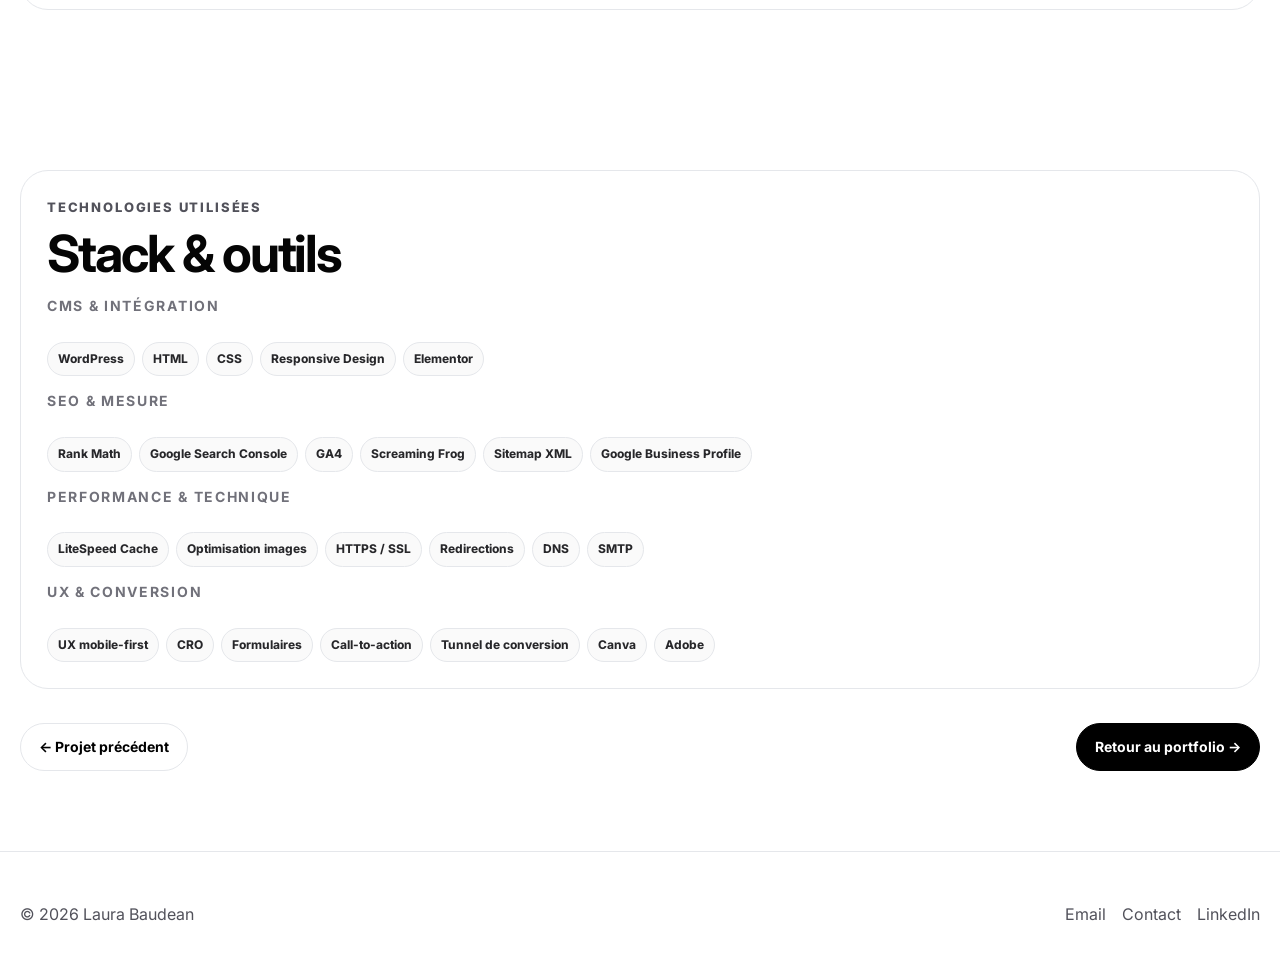
<file: projects/site-mobile-friendly.html>
<!DOCTYPE html>
<html lang="fr">
<head>
    <meta charset="UTF-8">
    <meta name="viewport" content="width=device-width, initial-scale=1.0">
    <meta name="theme-color" content="#ffffff">

    <title>Idemo Communication | Projet portfolio Laura Baudean</title>
    <meta name="description" content="Projet Idemo Communication : création d'un site WordPress mobile-friendly pour une agence de communication et de marquage publicitaire à Fréjus.">

    <meta property="og:title" content="Idemo Communication | Portfolio Laura Baudean">
    <meta property="og:description" content="Création et optimisation d'un site WordPress responsive pour structurer deux univers : agence de communication et marquage publicitaire.">
    <meta property="og:type" content="article">

    <link rel="preconnect" href="https://fonts.googleapis.com">
    <link rel="preconnect" href="https://fonts.gstatic.com" crossorigin>
    <link href="https://fonts.googleapis.com/css2?family=Inter:wght@300;400;500;600;700;800;900&display=swap" rel="stylesheet">

    <link rel="icon" href="../assets/favicon.svg" type="image/svg+xml">
    <link rel="stylesheet" href="../assets/style.css">
</head>

<body>

<a class="skip-link" href="#main">Aller au contenu</a>

<header class="site-header">
    <div class="container nav">
        <a class="logo" href="../index.html" aria-label="Accueil Laura Baudean">
            <span class="logo-mark">LB</span>
            <span>Laura Baudean</span>
        </a>

        <nav class="desktop-menu" aria-label="Navigation principale">
            <a href="../index.html#portfolio">Portfolio</a>
            <a href="../contact.html">Contact</a>
        </nav>

        <div class="nav-actions">
            <a class="btn" href="../contact.html">Me contacter</a>
        </div>

        <button class="menu-toggle" type="button" aria-label="Ouvrir le menu" aria-expanded="false">
            <span></span>
            <span></span>
        </button>
    </div>

    <nav class="mobile-menu" aria-label="Navigation mobile">
        <a href="../index.html#portfolio">Portfolio</a>
        <a href="../contact.html">Contact</a>
        <a href="../contact.html">Me contacter</a>
    </nav>
</header>

<main id="main">

    <section class="page-hero">
        <div class="container project-layout">

            <div>
                <div class="breadcrumb">
                    <a href="../index.html#portfolio">Portfolio</a> / Idemo Communication
                </div>

                <p class="section-kicker">
                    WordPress • Site vitrine • SEO local • Mobile-first • Conversion
                </p>

                <h1>Idemo Communication</h1>

                <p class="project-date">
                    Projet client • WordPress
                </p>

                <div class="project-badges">
                    <span>✔ WordPress</span>
                    <span>✔ Responsive</span>
                    <span>✔ SEO local</span>
                    <span>✔ Conversion</span>
                </div>

                <p class="project-intro">
                    <strong>Idemo Communication</strong> est une agence de communication et de marquage publicitaire basée à Fréjus.
                    Le projet consistait à structurer un site WordPress clair, responsive et orienté conversion, capable de présenter deux univers complémentaires :
                    l'accompagnement en communication et les solutions de marquage publicitaire.
                    L'objectif était de rendre l'offre plus lisible, d'améliorer l'expérience mobile et de poser des bases solides pour le référencement local.
                </p>

                <div class="info-grid">
                    <div class="info-card">
                        <span>Rôle</span>
                        <strong>
                            Pilotage produit et technique, cadrage des besoins, intégration WordPress, optimisation UX, SEO, performance, responsive design et parcours de conversion.
                        </strong>
                    </div>

                    <div class="info-card">
                        <span>Objectif</span>
                        <strong>
                            Créer un site professionnel, mobile-friendly et orienté génération de leads pour valoriser l'expertise d'Idemo Communication à Fréjus.
                        </strong>
                    </div>
                </div>
            </div>

            <div class="showcase fade-up">
                <div>
                    <span class="tag">Case study</span>
                </div>

                <h2>
                    Idemo Communication<br>
                    WordPress & SEO
                </h2>

                <div class="showcase-card">
                    <strong>Stack principale</strong>

                    <div class="project-tags">
                        <span class="tag">WordPress</span>
                        <span class="tag">HTML</span>
                        <span class="tag">CSS</span>
                        <span class="tag">Responsive Design</span>
                        <span class="tag">Rank Math</span>
                        <span class="tag">GA4</span>
                        <span class="tag">Search Console</span>
                    </div>
                </div>
            </div>

        </div>
    </section>

    <section class="section project-image">
        <div class="container">
            <img
                src="../assets/idemo-hero.png"
                alt="Aperçu du site Idemo Communication"
                loading="lazy">
        </div>
    </section>

    <section class="section">
        <div class="container content-grid">

            <article class="panel fade-up">
                <h2>Contexte</h2>
                <p>
                    Idemo Communication devait présenter de manière claire ses deux pôles d'activité : l'agence de communication et le marquage publicitaire.
                    L'enjeu était de créer une structure lisible pour des visiteurs aux besoins différents, tout en conservant une identité cohérente.
                </p>
                <p>
                    Le site devait également être pensé pour le mobile, car une partie importante des recherches locales et des prises de contact se fait directement depuis smartphone.
                </p>
            </article>

            <article class="panel fade-up">
                <h2>Défi</h2>
                <p>
                    Construire un site WordPress professionnel, rapide, évolutif et compréhensible immédiatement, avec des parcours capables de guider l'utilisateur vers la bonne offre :
                    communication, impression, signalétique, marquage textile, objets publicitaires ou demande de devis.
                </p>
            </article>

            <article class="panel fade-up">
                <h2>Mon rôle</h2>

                <ul class="check-list">
                    <li>Recueil des besoins, cadrage fonctionnel et priorisation des évolutions du site.</li>
                    <li>Pilotage produit et technique : structure des pages, parcours utilisateurs, contenus et objectifs de conversion.</li>
                    <li>Création et refonte de pages sous WordPress avec une approche mobile-first.</li>
                    <li>Intégration sur mesure en HTML et CSS pour améliorer la cohérence graphique et la lisibilité mobile.</li>
                    <li>Organisation de deux univers distincts : agence de communication et marquage publicitaire.</li>
                    <li>Optimisation UX des parcours de contact, call-to-action, formulaires et demandes de devis.</li>
                    <li>Mise en place de bases SEO : structure des contenus, balisage, meta, sitemap et indexation.</li>
                    <li>Optimisation SEO local autour de l'activité d'Idemo Communication à Fréjus.</li>
                    <li>Configuration de Google Search Console, GA4 et suivi des performances.</li>
                    <li>Analyse technique avec Screaming Frog et correction des éléments bloquants.</li>
                    <li>Optimisation de la vitesse de chargement : cache, images, poids des pages et responsive.</li>
                    <li>Configuration des formulaires de contact et amélioration de la délivrabilité email via SMTP.</li>
                    <li>Gestion technique : HTTPS, redirections, DNS, nom de domaine et emails professionnels.</li>
                    <li>Création de contenus visuels et harmonisation de l'identité graphique.</li>
                </ul>
            </article>

            <article class="panel fade-up">
                <h2>Résultats</h2>

                <ul class="check-list">
                    <li>Site WordPress plus clair, mieux structuré et adapté aux usages mobiles.</li>
                    <li>Meilleure distinction entre les offres de communication et de marquage publicitaire.</li>
                    <li>Parcours de contact plus directs pour générer des demandes de devis qualifiées.</li>
                    <li>Fondations SEO plus solides : structure, balisage, sitemap, indexation et suivi Google.</li>
                    <li>Expérience utilisateur plus fluide grâce à une navigation simplifiée et des contenus mieux hiérarchisés.</li>
                    <li>Performance améliorée grâce à l'optimisation des images, du cache et des éléments techniques.</li>
                </ul>
            </article>

        </div>
    </section>

    <section class="section project-image">
        <div class="container">
            <img
                src="../assets/idemo-screens.png"
                alt="Version mobile et responsive du site Idemo Communication"
                loading="lazy">
        </div>
    </section>

    <section class="section">
        <div class="container">

            <div class="panel fade-up">
                <p class="section-kicker">Réalisations majeures</p>

                <h2>Ce que j'ai développé et optimisé</h2>

                <div class="timeline">
                    <div>
                        <h3>Architecture du site</h3>
                        <p>
                            Structuration des pages pour séparer clairement les deux univers : agence de communication et marquage publicitaire.
                        </p>
                    </div>

                    <div>
                        <h3>Intégration responsive</h3>
                        <p>
                            Création de sections adaptées au mobile avec une attention particulière portée à la lisibilité, aux espacements et aux appels à l'action.
                        </p>
                    </div>

                    <div>
                        <h3>SEO local</h3>
                        <p>
                            Optimisation des contenus, balises, sitemap, indexation et présence locale pour renforcer la visibilité de l'agence à Fréjus.
                        </p>
                    </div>

                    <div>
                        <h3>Conversion</h3>
                        <p>
                            Amélioration des formulaires, call-to-action, parcours de contact et tunnels de demande de devis pour faciliter la prise de contact.
                        </p>
                    </div>

                    <div>
                        <h3>Technique & performance</h3>
                        <p>
                            Mise en place du HTTPS, gestion des redirections, optimisation des images, cache et corrections techniques issues de l'audit.
                        </p>
                    </div>
                </div>
            </div>

        </div>
    </section>

    <section class="section">
        <div class="container">

            <div class="panel fade-up">
                <p class="section-kicker">Technologies utilisées</p>

                <h2>Stack & outils</h2>

                <div class="tech-group">
                    <h3>CMS & intégration</h3>
                    <div class="project-tags">
                        <span class="tag">WordPress</span>
                        <span class="tag">HTML</span>
                        <span class="tag">CSS</span>
                        <span class="tag">Responsive Design</span>
                        <span class="tag">Elementor</span>
                    </div>
                </div>

                <div class="tech-group">
                    <h3>SEO & mesure</h3>
                    <div class="project-tags">
                        <span class="tag">Rank Math</span>
                        <span class="tag">Google Search Console</span>
                        <span class="tag">GA4</span>
                        <span class="tag">Screaming Frog</span>
                        <span class="tag">Sitemap XML</span>
                        <span class="tag">Google Business Profile</span>
                    </div>
                </div>

                <div class="tech-group">
                    <h3>Performance & technique</h3>
                    <div class="project-tags">
                        <span class="tag">LiteSpeed Cache</span>
                        <span class="tag">Optimisation images</span>
                        <span class="tag">HTTPS / SSL</span>
                        <span class="tag">Redirections</span>
                        <span class="tag">DNS</span>
                        <span class="tag">SMTP</span>
                    </div>
                </div>

                <div class="tech-group">
                    <h3>UX & conversion</h3>
                    <div class="project-tags">
                        <span class="tag">UX mobile-first</span>
                        <span class="tag">CRO</span>
                        <span class="tag">Formulaires</span>
                        <span class="tag">Call-to-action</span>
                        <span class="tag">Tunnel de conversion</span>
                        <span class="tag">Canva</span>
                        <span class="tag">Adobe</span>
                    </div>
                </div>
            </div>

            <div class="nav-projects">
                <a class="btn secondary" href="cube-app.html">← Projet précédent</a>
                <a class="btn" href="../index.html#portfolio">Retour au portfolio →</a>
            </div>

        </div>
    </section>

</main>

<footer class="footer">
    <div class="container footer-inner">
        <p>
            © 2026 Laura Baudean
        </p>

        <div class="footer-links">
            <a href="mailto:baudean.laura@gmail.com">Email</a>
            <a href="../contact.html">Contact</a>
            <a href="https://www.linkedin.com/in/laurabaudean" target="_blank" rel="noopener">LinkedIn</a>
        </div>
    </div>
</footer>

<script src="../assets/script.js"></script>

</body>
</html>
</file>
<file: assets/style.css>
@import url('https://fonts.googleapis.com/css2?family=Inter:wght@300;400;500;600;700;800;900&display=swap');

:root{
  --bg:#ffffff;--surface:#f7f7f8;--surface-2:#efeff1;--text:#050505;--muted:#5f6368;--soft:#9ca3af;--border:#e5e7eb;--black:#000;--white:#fff;--shadow:0 28px 80px rgba(0,0,0,.10);--radius:28px;--radius-sm:18px;--max:1420px;
}
*{box-sizing:border-box}html{scroll-behavior:smooth}body{margin:0;font-family:Inter,system-ui,-apple-system,BlinkMacSystemFont,'Segoe UI',sans-serif;background:var(--bg);color:var(--text);line-height:1.55;-webkit-font-smoothing:antialiased;text-rendering:optimizeLegibility}a{color:inherit;text-decoration:none}img{max-width:100%;display:block}button,input,textarea{font:inherit}.container{width:min(var(--max),calc(100% - 40px));margin-inline:auto}.skip-link{position:absolute;left:-999px;top:12px;background:#000;color:#fff;padding:10px 14px;border-radius:999px;z-index:99}.skip-link:focus{left:12px}.site-header{position:sticky;top:0;z-index:50;background:rgba(255,255,255,.82);backdrop-filter:saturate(180%) blur(18px);border-bottom:1px solid rgba(229,231,235,.72)}.nav{height:76px;display:flex;align-items:center;justify-content:space-between;gap:18px}.logo{display:inline-flex;align-items:center;gap:10px;font-weight:800;letter-spacing:-.04em}.logo-mark{width:34px;height:34px;border-radius:11px;background:#000;color:#fff;display:grid;place-items:center;font-size:13px;letter-spacing:-.02em}.desktop-menu{display:flex;align-items:center;gap:28px;color:#3f3f46;font-size:14px;font-weight:600}.desktop-menu a:hover{color:#000}.nav-actions{display:flex;align-items:center;gap:12px}.btn{display:inline-flex;align-items:center;justify-content:center;gap:10px;border-radius:999px;border:1px solid #000;background:#000;color:#fff;padding:12px 18px;font-weight:700;font-size:14px;transition:transform .2s ease,box-shadow .2s ease,background .2s ease,color .2s ease}.btn:hover{transform:translateY(-2px);box-shadow:0 16px 36px rgba(0,0,0,.18)}.btn.secondary{background:#fff;color:#000;border-color:var(--border)}.btn.secondary:hover{border-color:#000}.menu-toggle{display:none;width:42px;height:42px;border:1px solid var(--border);background:#fff;border-radius:999px;align-items:center;justify-content:center;flex-direction:column;gap:5px}.menu-toggle span{width:18px;height:2px;background:#000;border-radius:999px}.mobile-menu{display:none;border-top:1px solid var(--border);padding:12px 20px 22px;background:#fff}.mobile-menu a{display:block;padding:12px 0;color:#111;font-weight:700}.mobile-menu.is-open{display:block}.hero{padding:92px 0 56px}.eyebrow{display:inline-flex;gap:8px;align-items:center;color:#52525b;border:1px solid var(--border);background:#fff;border-radius:999px;padding:8px 12px;font-size:13px;font-weight:700;margin-bottom:22px}.dot{width:7px;height:7px;background:#22c55e;border-radius:50%;box-shadow:0 0 0 5px rgba(34,197,94,.12)}.hero-grid{display:grid;grid-template-columns:1.1fr .9fr;gap:48px;align-items:center}.hero h1{font-size:clamp(48px,7vw,92px);line-height:1;letter-spacing:0em;margin:0 0 24px;font-weight:900}.lead{font-size:clamp(18px,2.2vw,22px);color:#4b5563;margin:0 0 28px;max-width:700px}.hero-actions{display:flex;flex-wrap:wrap;gap:12px}.stack-line{display:flex;flex-wrap:wrap;gap:8px;margin-top:26px}.tag{display:inline-flex;align-items:center;border:1px solid var(--border);background:#fafafa;border-radius:999px;padding:7px 10px;font-size:12px;font-weight:750;color:#27272a}.hero-card{position:relative;border:1px solid var(--border);border-radius:36px;background:linear-gradient(180deg,#fff,#f5f5f6);box-shadow:var(--shadow);padding:22px;overflow:hidden}.hero-card::before{content:'';position:absolute;inset:-90px -80px auto auto;width:260px;height:260px;border-radius:50%;background:radial-gradient(circle,rgba(0,0,0,.12),transparent 65%)}.device{position:relative;background:#050505;color:#fff;border-radius:30px;padding:18px;min-height:450px;display:flex;flex-direction:column;justify-content:space-between;box-shadow:inset 0 0 0 1px rgba(255,255,255,.1)}.device-top{display:flex;justify-content:space-between;color:#a1a1aa;font-size:12px}.device-title{font-size:42px;line-height:1;letter-spacing:-.06em;font-weight:900}.device-panel{background:#fff;color:#000;border-radius:22px;padding:18px}.device-panel strong{display:block;font-size:13px;color:#71717a;margin-bottom:10px}.device-bars{display:grid;gap:8px}.device-bars span{height:10px;background:#000;border-radius:999px}.device-bars span:nth-child(2){width:72%;opacity:.6}.device-bars span:nth-child(3){width:46%;opacity:.28}.section{padding:80px 0}.section-head{display:flex;justify-content:space-between;align-items:end;gap:24px;margin-bottom:30px}.section-kicker{font-size:13px;font-weight:800;text-transform:uppercase;letter-spacing:.14em;color:#71717a;margin:0 0 10px}.section h2{font-size:clamp(34px,4vw,58px);line-height:1;letter-spacing:-.055em;margin:0}.section-desc{max-width:520px;color:#52525b;margin:0}.projects-grid{display:grid;grid-template-columns:repeat(3,1fr);gap:18px}.project-card{position:relative;border:1px solid var(--border);border-radius:28px;background:#fff;overflow:hidden;min-height:520px;display:flex;flex-direction:column;transition:transform .25s ease,box-shadow .25s ease,border-color .25s ease}.project-card:hover{transform:translateY(-8px);box-shadow:0 28px 70px rgba(0,0,0,.12);border-color:#c7c7cc}.project-visual{height:230px;background:#f4f4f5;display:grid;place-items:center;border-bottom:1px solid var(--border);overflow:hidden}.mockup{width:76%;height:150px;border-radius:22px;background:linear-gradient(135deg,#050505,#2f2f33);box-shadow:0 22px 50px rgba(0,0,0,.22);position:relative;overflow:hidden}.mockup::after{content:'';position:absolute;left:20px;right:20px;top:24px;height:12px;background:#fff;border-radius:999px;opacity:.95;box-shadow:0 34px 0 rgba(255,255,255,.45),0 68px 0 rgba(255,255,255,.22)}.mockup.mobile{width:118px;height:190px;border-radius:30px}.mockup.desktop{width:82%;height:138px;border-radius:18px}.project-body{padding:24px;display:flex;flex:1;flex-direction:column}.project-body h3{font-size:25px;letter-spacing:-.04em;line-height:1;margin:0 0 10px}.project-body p{color:#52525b;margin:0 0 18px}.project-tags{display:flex;flex-wrap:wrap;gap:7px;margin-top:auto;padding-top:18px}.card-link{display:inline-flex;margin-top:20px;font-weight:800;font-size:14px}.metrics{display:grid;grid-template-columns:repeat(3,1fr);gap:14px}.metric{border:1px solid var(--border);background:#fff;border-radius:24px;padding:24px}.metric strong{display:block;font-size:34px;letter-spacing:-.05em}.metric span{color:#52525b;font-size:14px}.footer{border-top:1px solid var(--border);padding:34px 0;color:#52525b}.footer-inner{display:flex;justify-content:space-between;align-items:center;gap:18px}.footer-links{display:flex;gap:16px;flex-wrap:wrap}.page-hero{padding:82px 0 44px;border-bottom:1px solid var(--border);background:linear-gradient(180deg,#fafafa,#fff)}.page-hero h1{font-size:clamp(44px,6vw,82px);letter-spacing:-.07em;line-height:.95;margin:0 0 18px}.breadcrumb{color:#71717a;font-size:14px;font-weight:700;margin-bottom:22px}.project-layout{display:grid;grid-template-columns:1.05fr .95fr;gap:48px;align-items:start}.project-intro{font-size:20px;color:#3f3f46}.info-grid{display:grid;grid-template-columns:repeat(2,1fr);gap:14px;margin-top:28px}.info-card{border:1px solid var(--border);border-radius:22px;padding:18px;background:#fff}.info-card span{display:block;font-size:12px;font-weight:800;text-transform:uppercase;letter-spacing:.12em;color:#71717a;margin-bottom:8px}.info-card strong{font-size:16px}.showcase{border-radius:34px;border:1px solid var(--border);background:#050505;color:#fff;min-height:420px;padding:28px;display:flex;flex-direction:column;justify-content:space-between;overflow:hidden;box-shadow:var(--shadow)}.showcase h2{font-size:52px;line-height:.95;letter-spacing:-.06em;margin:0}.showcase-card{background:#fff;color:#000;border-radius:24px;padding:22px;margin-top:34px}.content-grid{display:grid;grid-template-columns:repeat(2,1fr);gap:18px}.panel{border:1px solid var(--border);border-radius:28px;background:#fff;padding:26px}.panel h2,.panel h3{letter-spacing:-.04em;line-height:1.05;margin:0 0 14px}.panel p,.panel li{color:#52525b}.check-list{padding:0;margin:0;list-style:none}.check-list li{padding:10px 0;border-bottom:1px solid var(--border)}.check-list li::before{content:'✓';font-weight:900;margin-right:10px;color:#000}.tech-group{margin-top:18px}.tech-group h3{font-size:14px;text-transform:uppercase;letter-spacing:.12em;color:#71717a;margin:0 0 10px}.nav-projects{display:flex;justify-content:space-between;gap:12px;margin-top:34px}.contact-page{min-height:calc(100vh - 76px);background:#eef1f4;padding:54px 0;display:grid;place-items:center}.phone{width:100%;max-width:390px;background:#fff;border-radius:28px;overflow:hidden;box-shadow:0 20px 50px rgba(0,0,0,.2);animation:fadeUp .8s ease forwards}.phone-header{height:150px;background:linear-gradient(135deg,#111,#444);animation:slideDown .8s ease forwards}.avatar{width:110px;height:110px;border-radius:50%;background:linear-gradient(145deg,#333,#000);color:white;border:5px solid white;margin:-55px auto 10px;display:flex;justify-content:center;align-items:center;font-size:36px;font-weight:800;animation:popIn .8s ease .3s both}.phone-content{padding:20px;text-align:center}.phone-title{font-size:22px;font-weight:800;margin:0;color:#111}.job{color:#666;margin-bottom:20px}.phone .btn{display:flex;width:100%;border-radius:10px;margin-bottom:12px}.btn-rdv{background:white;color:#111;border:2px solid #111;margin-bottom:25px}.btn-rdv:hover{background:#111;color:#fff}.company{font-weight:800;color:#666;margin-bottom:5px}.siren{font-size:13px;color:#777;margin-bottom:20px}.link{display:flex;align-items:center;gap:12px;background:#f0f0f0;padding:14px;border-radius:10px;margin-bottom:10px;text-decoration:none;color:#000;transition:transform .25s ease,background .25s ease}.link:hover{transform:translateX(5px);background:#e4e4e4}.fade-up{opacity:0;transform:translateY(18px);transition:opacity .6s ease,transform .6s ease}.fade-up.in-view{opacity:1;transform:translateY(0)}@keyframes fadeUp{from{opacity:0;transform:translateY(18px)}to{opacity:1;transform:translateY(0)}}@keyframes slideDown{from{opacity:0;transform:translateY(-25px)}to{opacity:1;transform:translateY(0)}}@keyframes popIn{0%{opacity:0;transform:scale(.75)}80%{transform:scale(1.06)}100%{opacity:1;transform:scale(1)}}
@media (max-width: 900px){.desktop-menu,.nav-actions{display:none}.menu-toggle{display:flex}.hero{padding:58px 0 36px}.hero-grid,.project-layout,.content-grid{grid-template-columns:1fr}.hero h1{font-size:56px}.hero-card{order:-1}.device{min-height:360px}.projects-grid{grid-template-columns:1fr}.section{padding:56px 0}.section-head{display:block}.section-desc{margin-top:14px}.metrics,.info-grid{grid-template-columns:1fr}.footer-inner{display:block}.footer-links{margin-top:12px}.nav-projects{flex-direction:column}.page-hero{padding:54px 0 34px}.showcase{min-height:340px}.showcase h2{font-size:40px}.container{width:min(100% - 28px,var(--max))}.contact-page{padding:24px 12px}.phone{max-width:420px;border-radius:24px}}
@media (prefers-reduced-motion: reduce){*{animation:none!important;transition:none!important;scroll-behavior:auto!important}}
</file>
